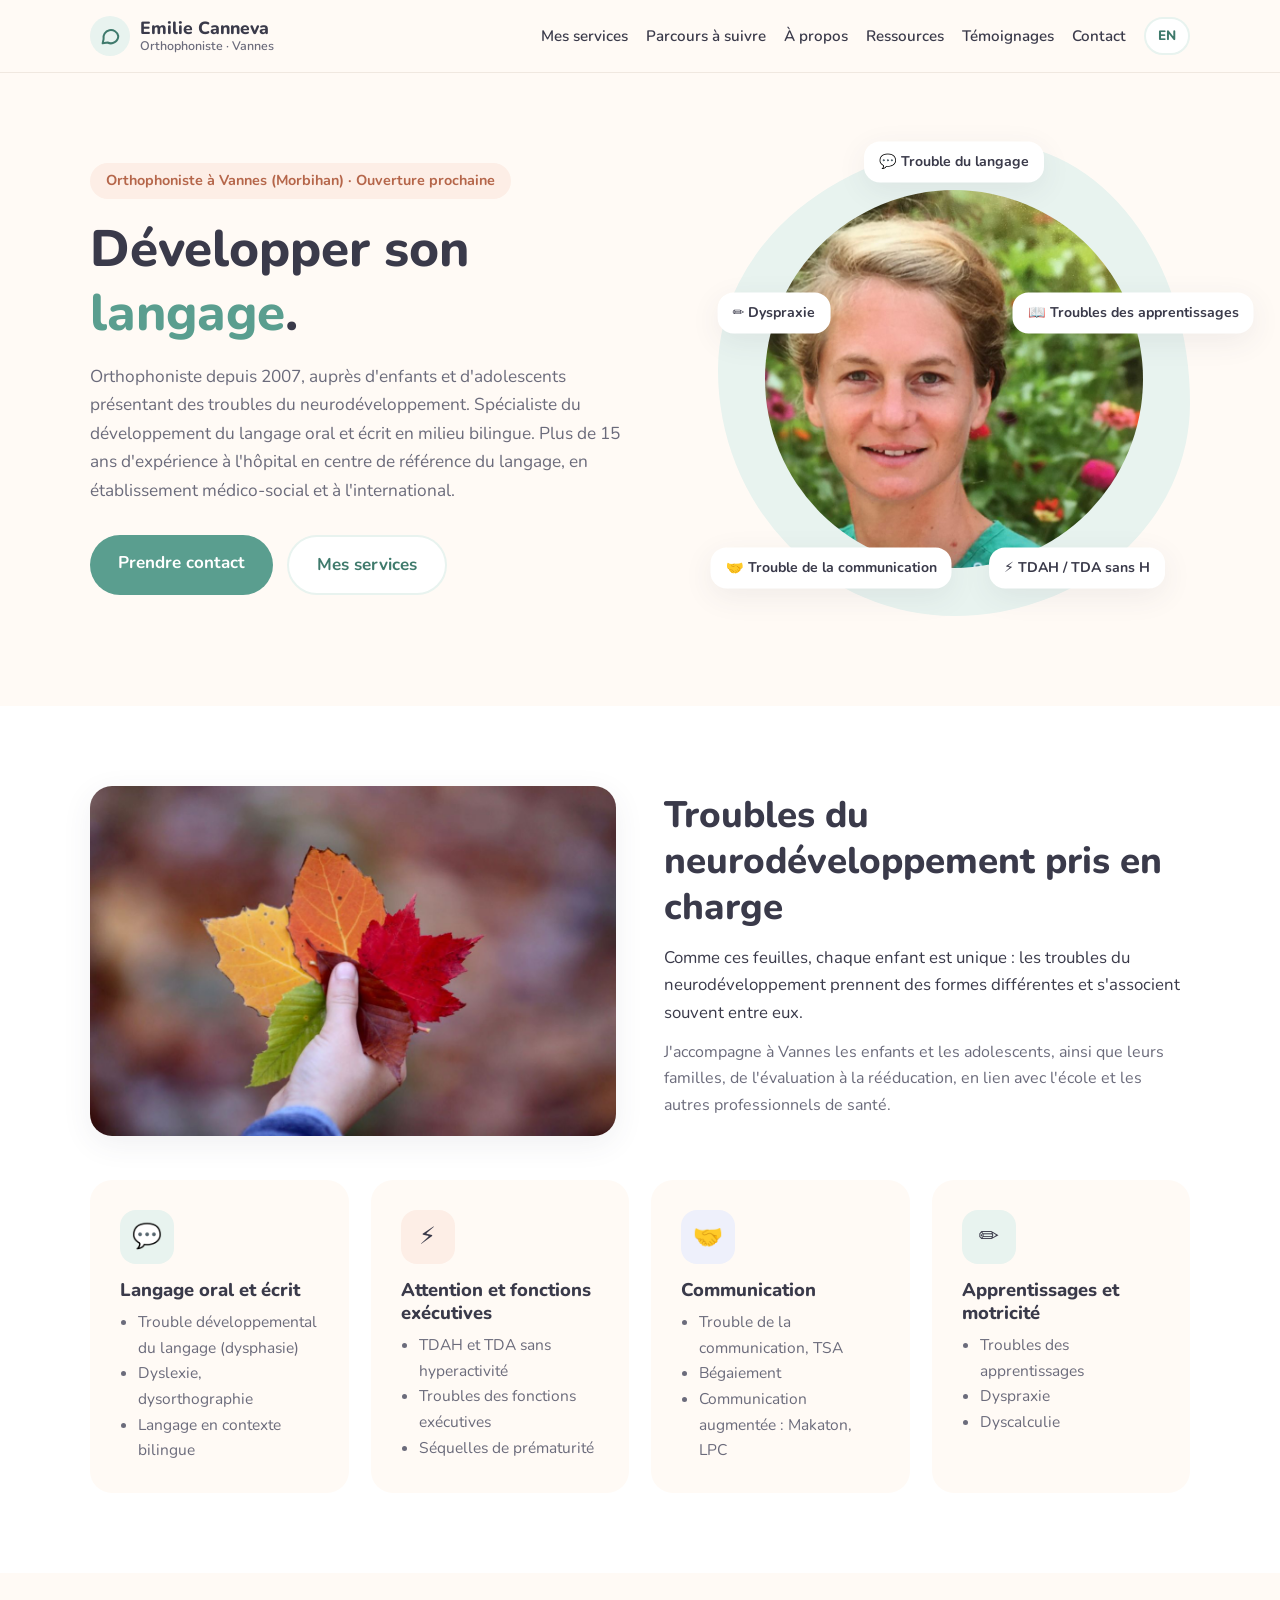
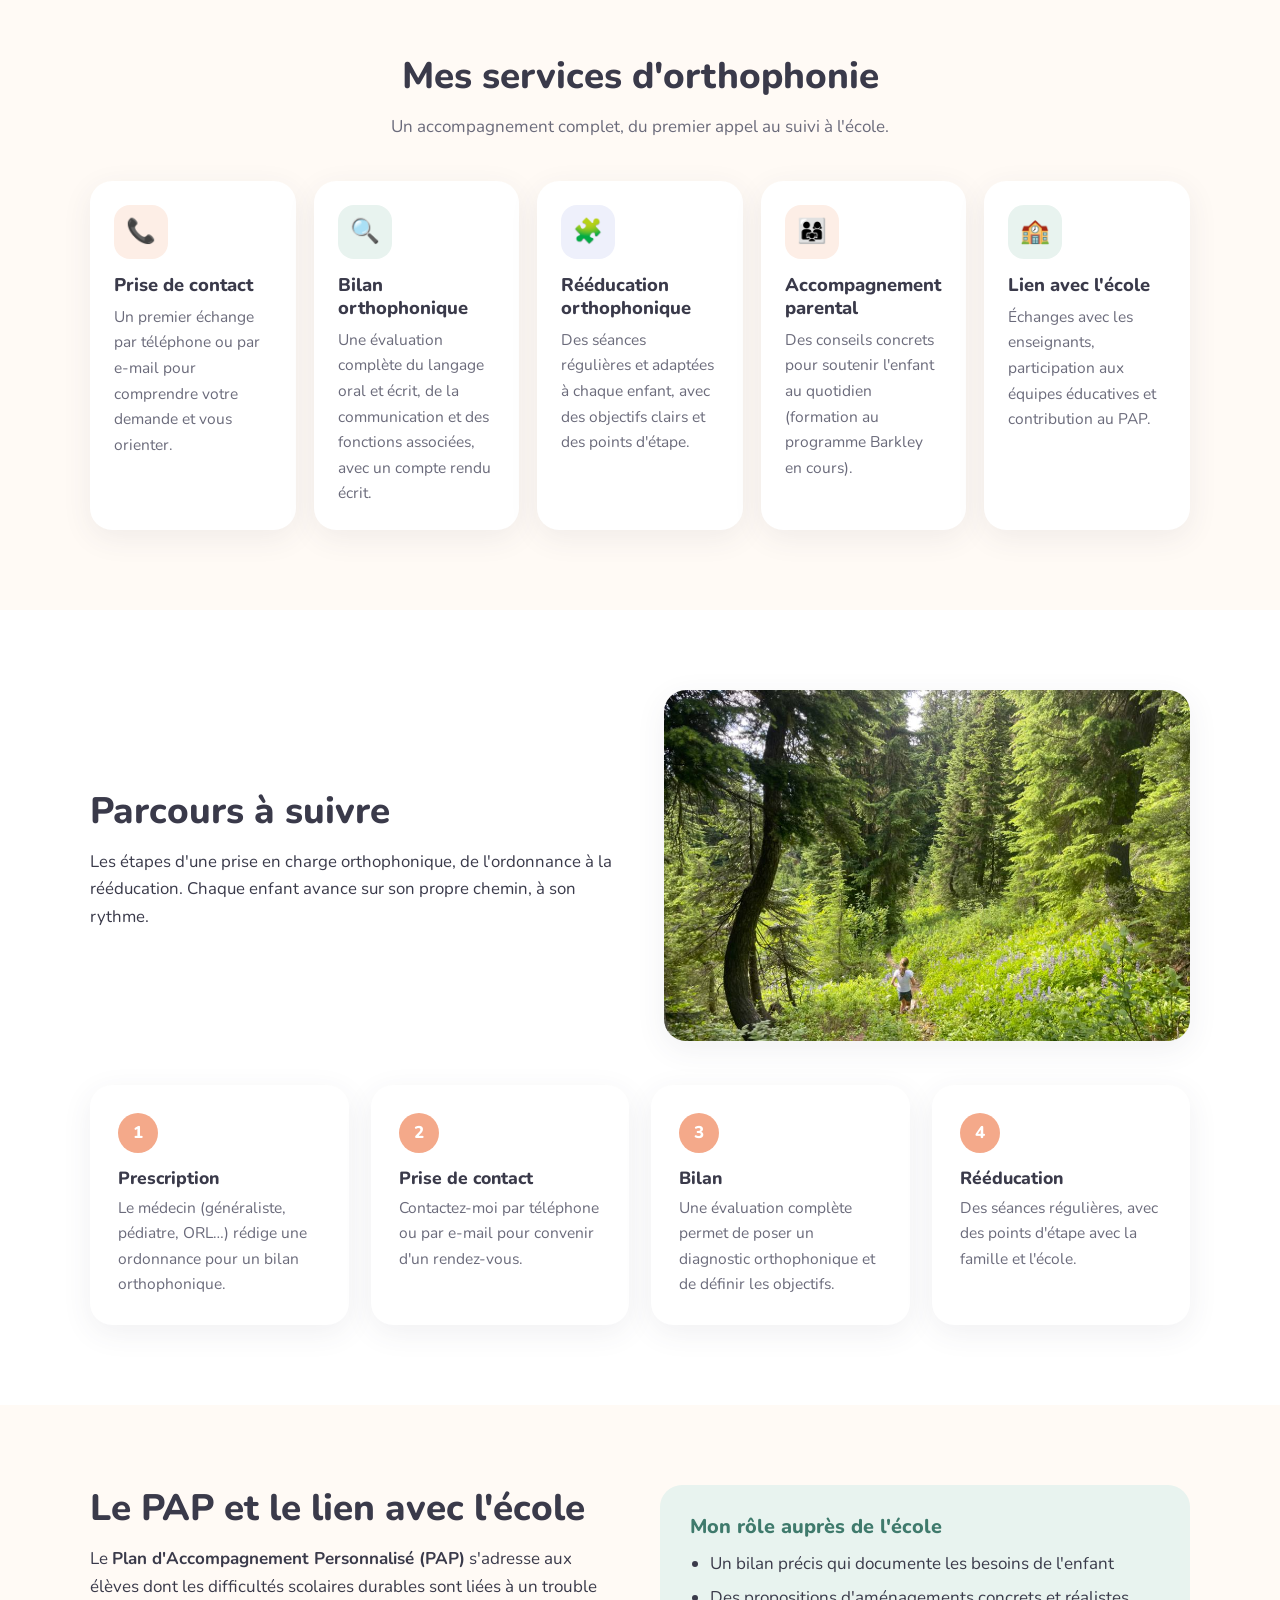
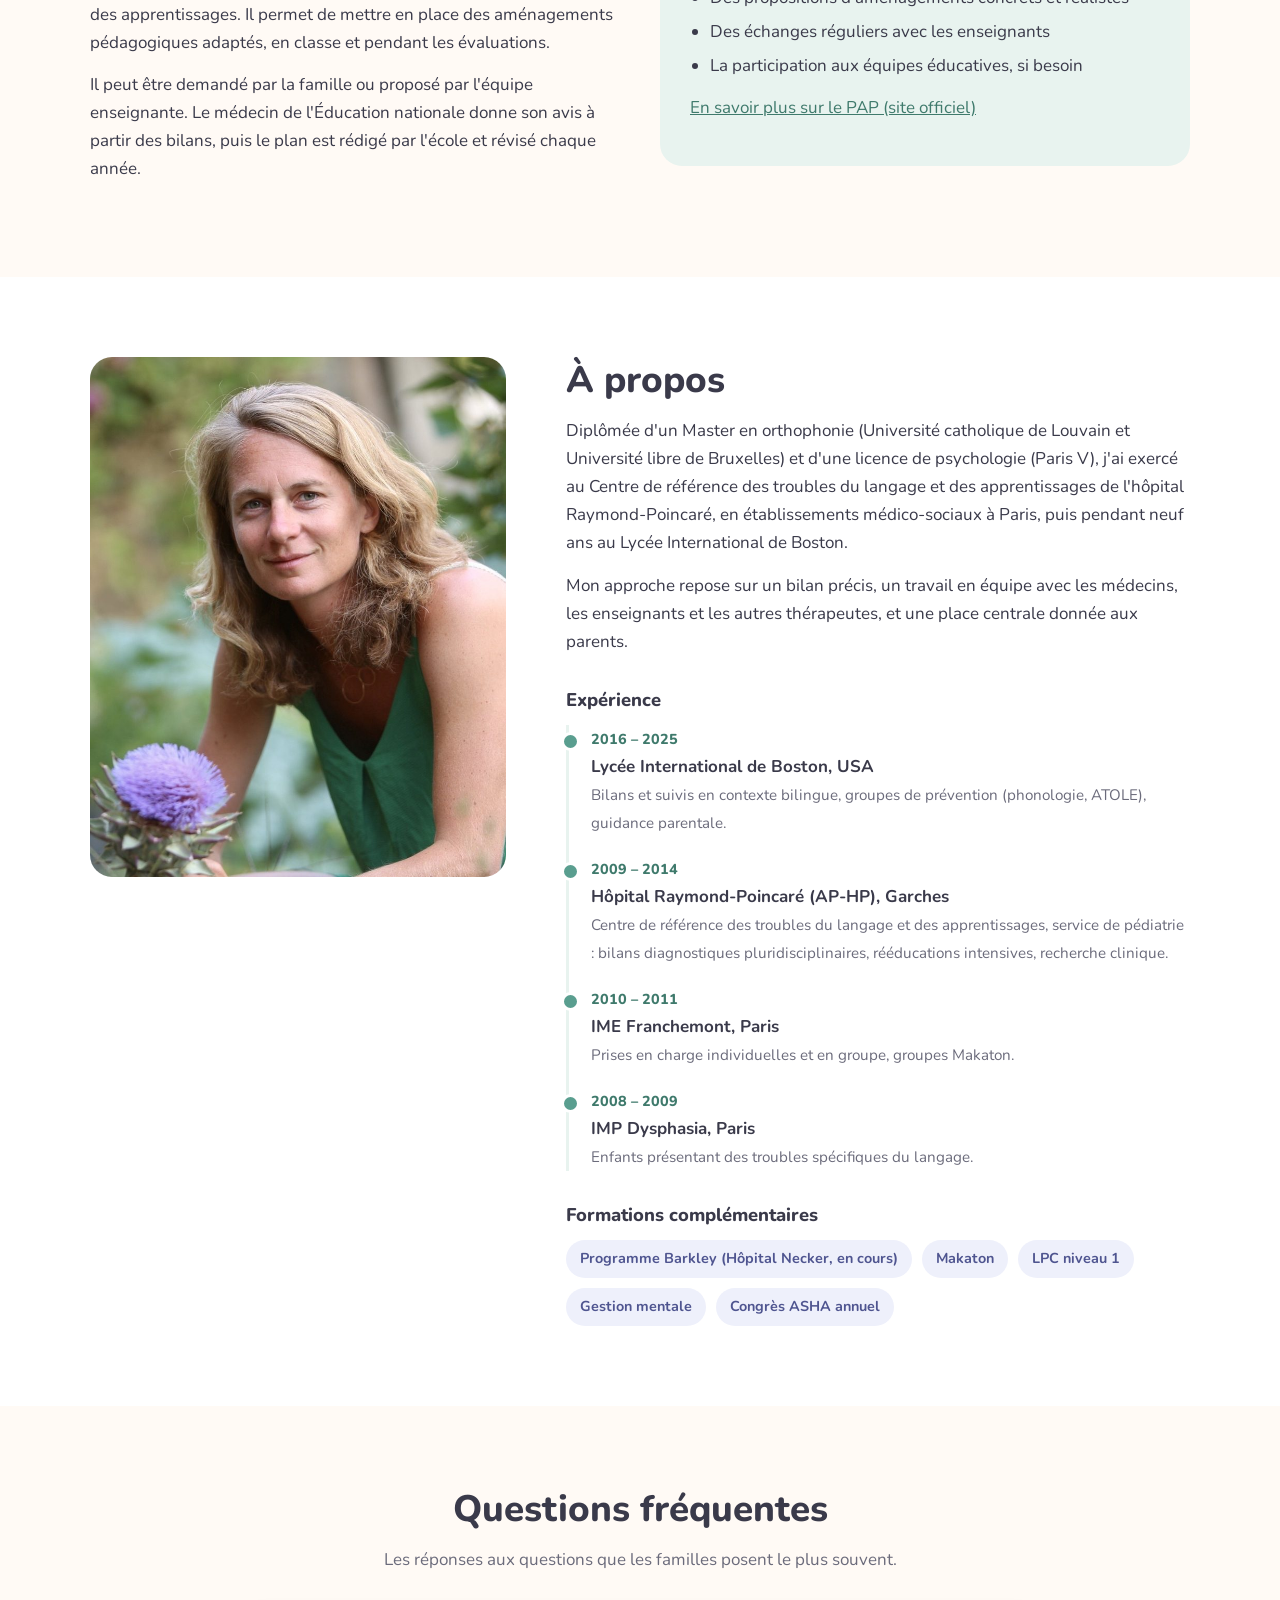
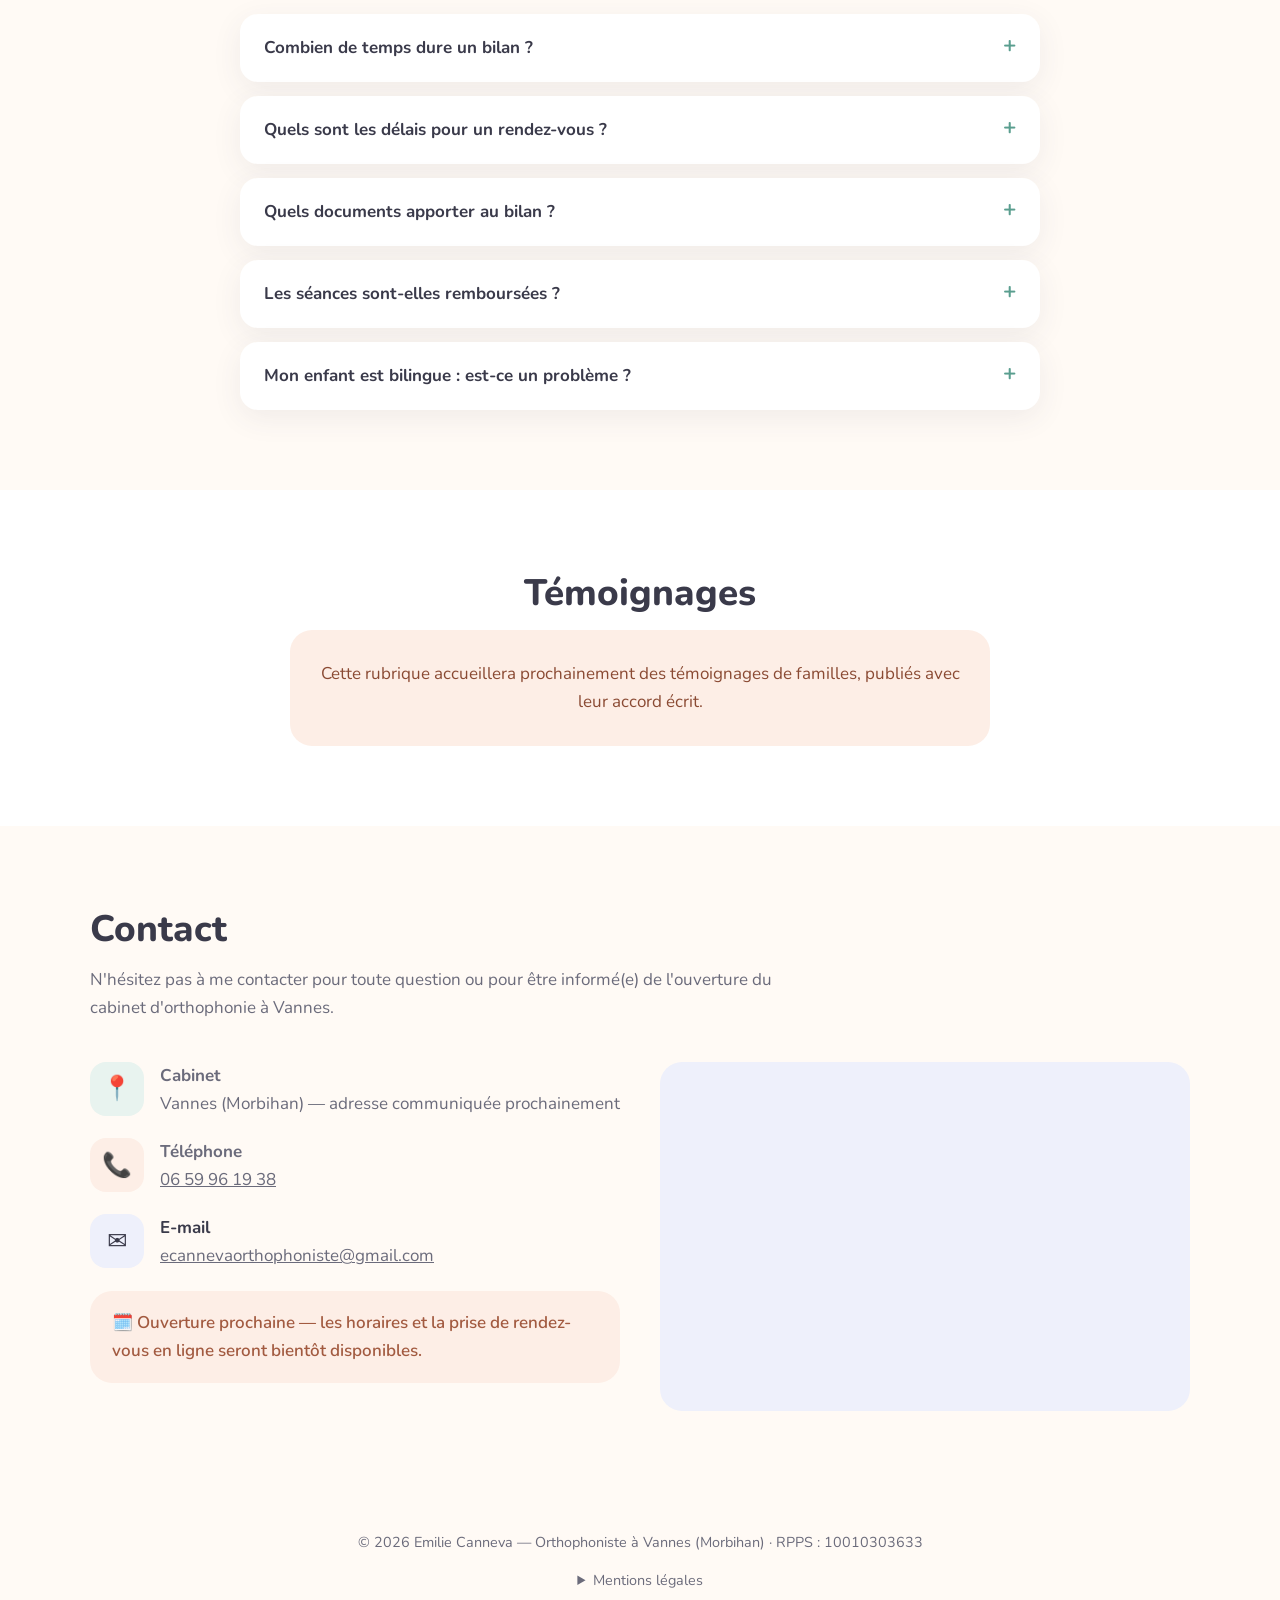
<file: index.html>
<!doctype html>
<html lang="fr" data-title-en="Speech-Language Therapist in Vannes (Morbihan) — Emilie Canneva">
<head>
  <meta charset="utf-8">
  <meta name="viewport" content="width=device-width, initial-scale=1">
  <title>Orthophoniste Vannes (Morbihan) — Emilie Canneva | Troubles du neurodéveloppement</title>
  <meta name="description" content="Emilie Canneva, orthophoniste à Vannes (Morbihan) depuis 2007. Enfants et adolescents présentant des troubles du neurodéveloppement : trouble du langage, troubles des apprentissages, TDAH, dyspraxie. Spécialiste du développement du langage oral et écrit en milieu bilingue.">
  <link rel="preconnect" href="https://fonts.googleapis.com">
  <link rel="preconnect" href="https://fonts.gstatic.com" crossorigin>
  <link href="https://fonts.googleapis.com/css2?family=Nunito:wght@400;600;700;800&display=swap" rel="stylesheet">
  <link rel="stylesheet" href="style.css">
  <!-- Référencement local (Google) -->
  <script type="application/ld+json">
  {
    "@context": "https://schema.org",
    "@type": "MedicalBusiness",
    "name": "Emilie Canneva — Orthophoniste",
    "description": "Orthophoniste à Vannes (Morbihan) : troubles du neurodéveloppement de l'enfant et de l'adolescent, développement du langage oral et écrit en milieu bilingue.",
    "telephone": "+33659961938",
    "email": "ecannevaorthophoniste@gmail.com",
    "address": { "@type": "PostalAddress", "addressLocality": "Vannes", "postalCode": "56000", "addressRegion": "Morbihan", "addressCountry": "FR" },
    "areaServed": ["Vannes", "Morbihan"],
    "url": "https://emiliecanneva.github.io/orthophoniste-site/"
  }
  </script>
</head>
<body>

<!-- ================= EN-TÊTE ================= -->
<header>
  <div class="container nav">
    <a href="./#accueil" class="logo">
      <span class="logo-mark">
        <svg width="22" height="22" viewBox="0 0 24 24" fill="none" stroke="#3f7a6c" stroke-width="2.2" stroke-linecap="round" stroke-linejoin="round"><path d="M21 12a8 8 0 0 1-11.6 7.1L4 20l1-4.6A8 8 0 1 1 21 12z"/></svg>
      </span>
      <span>Emilie Canneva<small><span class="fr">Orthophoniste · Vannes</span><span class="en">Speech therapist · Vannes</span></small></span>
    </a>
    <div class="nav-right">
      <ul id="menu" onclick="this.classList.remove('open')">
        <li><a href="./#services"><span class="fr">Mes services</span><span class="en">My services</span></a></li>
        <li><a href="./#parcours"><span class="fr">Parcours à suivre</span><span class="en">Next steps</span></a></li>
        <li><a href="./#a-propos"><span class="fr">À propos</span><span class="en">About</span></a></li>
        <li><a href="ressources.html"><span class="fr">Ressources</span><span class="en">Resources</span></a></li>
        <li><a href="./#temoignages"><span class="fr">Témoignages</span><span class="en">Testimonials</span></a></li>
        <li><a href="./#contact">Contact</a></li>
      </ul>
      <button class="lang-btn" id="lang-btn" onclick="toggleLang()" aria-label="Changer de langue / Switch language">EN</button>
      <button class="menu-btn" aria-label="Menu" onclick="document.getElementById('menu').classList.toggle('open')">
        <svg width="26" height="26" viewBox="0 0 24 24" fill="none" stroke="currentColor" stroke-width="2" stroke-linecap="round"><path d="M4 7h16M4 12h16M4 17h16"/></svg>
      </button>
    </div>
  </div>
</header>

<main>
<!-- ================= ACCUEIL ================= -->
<section class="hero" id="accueil">
  <div class="container hero-grid">
    <div>
      <span class="tag"><span class="fr">Orthophoniste à Vannes (Morbihan) · Ouverture prochaine</span><span class="en">Speech-language therapist in Vannes (Morbihan) · Opening soon</span></span>
      <h1 class="fr">Développer son <em>langage</em>.</h1>
      <h1 class="en">Developing <em>language</em> skills.</h1>
      <p class="fr">Orthophoniste depuis 2007, auprès d'enfants et d'adolescents présentant des troubles du neurodéveloppement. Spécialiste du développement du langage oral et écrit en milieu bilingue. Plus de 15 ans d'expérience à l'hôpital en centre de référence du langage, en établissement médico-social et à l'international.</p>
      <p class="en">Speech-language therapist since 2007, working with children and teenagers with neurodevelopmental disorders. Specialist in oral and written language development in bilingual settings. Over 15 years of experience in a hospital language reference centre, in specialised-care settings and abroad. Sessions are conducted in French.</p>
      <div class="hero-actions">
        <a class="btn btn-primary" href="./#contact"><span class="fr">Prendre contact</span><span class="en">Get in touch</span></a>
        <a class="btn btn-ghost" href="./#services"><span class="fr">Mes services</span><span class="en">My services</span></a>
      </div>
    </div>
    <div class="hero-visual">
      <div class="blob"></div>
      <!-- Pour changer la photo : remplacez photo.jpg dans le dépôt (format carré) -->
      <div class="photo"><img src="photo.jpg" alt="Emilie Canneva, orthophoniste à Vannes"></div>
      <div class="bubble b1">💬 <span class="fr">Trouble du langage</span><span class="en">Language disorder</span></div>
      <div class="bubble b2">📖 <span class="fr">Troubles des apprentissages</span><span class="en">Learning disorders</span></div>
      <div class="bubble b3">⚡ <span class="fr">TDAH / TDA sans H</span><span class="en">ADHD / ADD</span></div>
      <div class="bubble b4">🤝 <span class="fr">Trouble de la communication</span><span class="en">Communication disorder</span></div>
      <div class="bubble b5">✏️ <span class="fr">Dyspraxie</span><span class="en">Dyspraxia</span></div>
    </div>
  </div>
</section>

<!-- ================= TROUBLES PRIS EN CHARGE ================= -->
<section id="prises-en-charge" class="alt-bg">
  <div class="container">
    <div class="intro-split">
      <img src="feuilles.jpg" alt="Feuilles d'automne de différentes couleurs tenues dans une main d'enfant" loading="lazy">
      <div>
        <h2><span class="fr">Troubles du neurodéveloppement pris en charge</span><span class="en">Neurodevelopmental disorders I work with</span></h2>
        <p class="fr">Comme ces feuilles, chaque enfant est unique : les troubles du neurodéveloppement prennent des formes différentes et s'associent souvent entre eux.</p>
        <p class="en">Like these leaves, every child is unique: neurodevelopmental disorders take different forms and often occur together.</p>
        <p class="muted fr">J'accompagne à Vannes les enfants et les adolescents, ainsi que leurs familles, de l'évaluation à la rééducation, en lien avec l'école et les autres professionnels de santé.</p>
        <p class="muted en">In Vannes, I support children, teenagers and their families from assessment to therapy, in close collaboration with schools and other healthcare professionals.</p>
      </div>
    </div>
    <div class="cards">
      <article class="card">
        <div class="icon i1">💬</div>
        <h3><span class="fr">Langage oral et écrit</span><span class="en">Oral &amp; written language</span></h3>
        <ul class="fr">
          <li>Trouble développemental du langage (dysphasie)</li>
          <li>Dyslexie, dysorthographie</li>
          <li>Langage en contexte bilingue</li>
        </ul>
        <ul class="en">
          <li>Developmental language disorder</li>
          <li>Dyslexia, spelling disorders</li>
          <li>Language development in bilingual children</li>
        </ul>
      </article>
      <article class="card">
        <div class="icon i2">⚡</div>
        <h3><span class="fr">Attention et fonctions exécutives</span><span class="en">Attention &amp; executive functions</span></h3>
        <ul class="fr">
          <li>TDAH et TDA sans hyperactivité</li>
          <li>Troubles des fonctions exécutives</li>
          <li>Séquelles de prématurité</li>
        </ul>
        <ul class="en">
          <li>ADHD and ADD (without hyperactivity)</li>
          <li>Executive function difficulties</li>
          <li>Effects of premature birth</li>
        </ul>
      </article>
      <article class="card">
        <div class="icon i3">🤝</div>
        <h3><span class="fr">Communication</span><span class="en">Communication</span></h3>
        <ul class="fr">
          <li>Trouble de la communication, TSA</li>
          <li>Bégaiement</li>
          <li>Communication augmentée : Makaton, LPC</li>
        </ul>
        <ul class="en">
          <li>Communication disorders, autism</li>
          <li>Stuttering</li>
          <li>Augmentative communication: Makaton, Cued Speech</li>
        </ul>
      </article>
      <article class="card">
        <div class="icon i1">✏️</div>
        <h3><span class="fr">Apprentissages et motricité</span><span class="en">Learning &amp; motor skills</span></h3>
        <ul class="fr">
          <li>Troubles des apprentissages</li>
          <li>Dyspraxie</li>
          <li>Dyscalculie</li>
        </ul>
        <ul class="en">
          <li>Learning disorders</li>
          <li>Dyspraxia</li>
          <li>Dyscalculia</li>
        </ul>
      </article>
    </div>
  </div>
</section>

<!-- ================= MES SERVICES ================= -->
<section id="services">
  <div class="container">
    <div class="center">
      <h2><span class="fr">Mes services d'orthophonie</span><span class="en">My speech therapy services</span></h2>
      <p class="lead"><span class="fr">Un accompagnement complet, du premier appel au suivi à l'école.</span><span class="en">Comprehensive support, from the first call to follow-up at school.</span></p>
    </div>
    <div class="cards five">
      <article class="card">
        <div class="icon i2">📞</div>
        <h3><span class="fr">Prise de contact</span><span class="en">First contact</span></h3>
        <p class="fr">Un premier échange par téléphone ou par e-mail pour comprendre votre demande et vous orienter.</p>
        <p class="en">A first conversation by phone or e-mail to understand your concerns and guide you.</p>
      </article>
      <article class="card">
        <div class="icon i1">🔍</div>
        <h3><span class="fr">Bilan orthophonique</span><span class="en">Speech-language assessment</span></h3>
        <p class="fr">Une évaluation complète du langage oral et écrit, de la communication et des fonctions associées, avec un compte rendu écrit.</p>
        <p class="en">A full assessment of oral and written language, communication and related skills, with a written report.</p>
      </article>
      <article class="card">
        <div class="icon i3">🧩</div>
        <h3><span class="fr">Rééducation orthophonique</span><span class="en">Speech therapy</span></h3>
        <p class="fr">Des séances régulières et adaptées à chaque enfant, avec des objectifs clairs et des points d'étape.</p>
        <p class="en">Regular sessions tailored to each child, with clear goals and progress reviews.</p>
      </article>
      <article class="card">
        <div class="icon i2">👨‍👩‍👧</div>
        <h3><span class="fr">Accompagnement parental</span><span class="en">Parent support</span></h3>
        <p class="fr">Des conseils concrets pour soutenir l'enfant au quotidien (formation au programme Barkley en cours).</p>
        <p class="en">Practical advice to support your child day to day (Barkley programme training in progress).</p>
      </article>
      <article class="card">
        <div class="icon i1">🏫</div>
        <h3><span class="fr">Lien avec l'école</span><span class="en">Working with schools</span></h3>
        <p class="fr">Échanges avec les enseignants, participation aux équipes éducatives et contribution au PAP.</p>
        <p class="en">Contact with teachers, school meetings and input into the PAP (personalised support plan).</p>
      </article>
    </div>
  </div>
</section>

<!-- ================= PARCOURS À SUIVRE ================= -->
<section id="parcours" class="alt-bg">
  <div class="container">
    <div class="intro-split">
      <div>
        <h2><span class="fr">Parcours à suivre</span><span class="en">Next steps</span></h2>
        <p class="fr">Les étapes d'une prise en charge orthophonique, de l'ordonnance à la rééducation. Chaque enfant avance sur son propre chemin, à son rythme.</p>
        <p class="en">The steps of speech therapy in France, from prescription to therapy. Every child follows their own path, at their own pace.</p>
      </div>
      <img src="chemin.jpg" alt="Un enfant marche sur un sentier en forêt" loading="lazy">
    </div>
    <div class="steps">
      <div class="step"><h3><span class="fr">Prescription</span><span class="en">Prescription</span></h3><p class="fr">Le médecin (généraliste, pédiatre, ORL…) rédige une ordonnance pour un bilan orthophonique.</p><p class="en">A doctor (GP, paediatrician, ENT…) writes a prescription for a speech-language assessment.</p></div>
      <div class="step"><h3><span class="fr">Prise de contact</span><span class="en">First contact</span></h3><p class="fr">Contactez-moi par téléphone ou par e-mail pour convenir d'un rendez-vous.</p><p class="en">Get in touch by phone or e-mail to book an appointment.</p></div>
      <div class="step"><h3><span class="fr">Bilan</span><span class="en">Assessment</span></h3><p class="fr">Une évaluation complète permet de poser un diagnostic orthophonique et de définir les objectifs.</p><p class="en">A full assessment leads to a diagnosis and clear therapy goals.</p></div>
      <div class="step"><h3><span class="fr">Rééducation</span><span class="en">Therapy</span></h3><p class="fr">Des séances régulières, avec des points d'étape avec la famille et l'école.</p><p class="en">Regular sessions, with progress reviews with the family and school.</p></div>
    </div>
  </div>
</section>

<!-- ================= PAP ET ÉCOLE ================= -->
<section id="ecole">
  <div class="container split">
    <div>
      <h2><span class="fr">Le PAP et le lien avec l'école</span><span class="en">The PAP and working with schools</span></h2>
      <p class="fr">Le <strong>Plan d'Accompagnement Personnalisé (PAP)</strong> s'adresse aux élèves dont les difficultés scolaires durables sont liées à un trouble des apprentissages. Il permet de mettre en place des aménagements pédagogiques adaptés, en classe et pendant les évaluations.</p>
      <p class="en">The <strong>Plan d'Accompagnement Personnalisé (PAP)</strong> is a French school support plan for pupils whose lasting difficulties are linked to a learning disorder. It sets out teaching adjustments in class and during tests.</p>
      <p class="fr">Il peut être demandé par la famille ou proposé par l'équipe enseignante. Le médecin de l'Éducation nationale donne son avis à partir des bilans, puis le plan est rédigé par l'école et révisé chaque année.</p>
      <p class="en">It can be requested by the family or suggested by teachers. The school doctor gives an opinion based on the assessments; the school then writes the plan and reviews it every year.</p>
    </div>
    <div class="panel">
      <h3><span class="fr">Mon rôle auprès de l'école</span><span class="en">How I help</span></h3>
      <ul class="fr">
        <li>Un bilan précis qui documente les besoins de l'enfant</li>
        <li>Des propositions d'aménagements concrets et réalistes</li>
        <li>Des échanges réguliers avec les enseignants</li>
        <li>La participation aux équipes éducatives, si besoin</li>
      </ul>
      <ul class="en">
        <li>A detailed assessment documenting the child's needs</li>
        <li>Concrete, realistic suggestions for adjustments</li>
        <li>Regular contact with teachers</li>
        <li>Attending school meetings when needed</li>
      </ul>
      <p style="margin-top:14px"><a href="https://www.monparcourshandicap.gouv.fr/scolarite/quest-ce-que-le-pap-plan-daccompagnement-personnalise" target="_blank" rel="noopener"><span class="fr">En savoir plus sur le PAP (site officiel)</span><span class="en">More about the PAP (official site, in French)</span></a></p>
    </div>
  </div>
</section>

<!-- ================= À PROPOS ================= -->
<section class="alt-bg" id="a-propos">
  <div class="container about-grid">
    <!-- Pour changer le portrait : remplacez portrait.jpg dans le dépôt (format 4:5) -->
    <div class="about-photo"><img src="portrait.jpg" alt="Portrait d'Emilie Canneva, orthophoniste"></div>
    <div>
      <h2><span class="fr">À propos</span><span class="en">About me</span></h2>
      <p class="fr">Diplômée d'un Master en orthophonie (Université catholique de Louvain et Université libre de Bruxelles) et d'une licence de psychologie (Paris V), j'ai exercé au Centre de référence des troubles du langage et des apprentissages de l'hôpital Raymond-Poincaré, en établissements médico-sociaux à Paris, puis pendant neuf ans au Lycée International de Boston.</p>
      <p class="en">I hold a Master's degree in speech-language therapy (UCLouvain and Université libre de Bruxelles) and a degree in psychology (Paris V). I worked at the language and learning disorders reference centre of Raymond-Poincaré hospital, in specialised-care centres in Paris, and then for nine years at the International School of Boston.</p>
      <p class="fr">Mon approche repose sur un bilan précis, un travail en équipe avec les médecins, les enseignants et les autres thérapeutes, et une place centrale donnée aux parents.</p>
      <p class="en">My approach is built on a thorough assessment, close teamwork with doctors, teachers and other therapists, and a central role for parents.</p>

      <h3><span class="fr">Expérience</span><span class="en">Experience</span></h3>
      <ul class="timeline">
        <li><span class="yr">2016 – 2025</span><strong>Lycée International de Boston, USA</strong><span class="d fr">Bilans et suivis en contexte bilingue, groupes de prévention (phonologie, ATOLE), guidance parentale.</span><span class="d en">Assessments and therapy in a bilingual setting, prevention groups (phonology, attention), parent support.</span></li>
        <li><span class="yr">2009 – 2014</span><strong><span class="fr">Hôpital Raymond-Poincaré (AP-HP), Garches</span><span class="en">Raymond-Poincaré Hospital (AP-HP), Garches</span></strong><span class="d fr">Centre de référence des troubles du langage et des apprentissages, service de pédiatrie : bilans diagnostiques pluridisciplinaires, rééducations intensives, recherche clinique.</span><span class="d en">Language and learning disorders reference centre, paediatrics: multidisciplinary diagnostic assessments, intensive therapy, clinical research.</span></li>
        <li><span class="yr">2010 – 2011</span><strong>IME Franchemont, Paris</strong><span class="d fr">Prises en charge individuelles et en groupe, groupes Makaton.</span><span class="d en">Individual and group therapy, Makaton groups.</span></li>
        <li><span class="yr">2008 – 2009</span><strong>IMP Dysphasia, Paris</strong><span class="d fr">Enfants présentant des troubles spécifiques du langage.</span><span class="d en">Children with specific language impairment.</span></li>
      </ul>

      <h3><span class="fr">Formations complémentaires</span><span class="en">Further training</span></h3>
      <div class="chips">
        <span class="chip"><span class="fr">Programme Barkley (Hôpital Necker, en cours)</span><span class="en">Barkley programme (Necker Hospital, in progress)</span></span>
        <span class="chip">Makaton</span>
        <span class="chip"><span class="fr">LPC niveau 1</span><span class="en">Cued Speech level 1</span></span>
        <span class="chip"><span class="fr">Gestion mentale</span><span class="en">Gestion mentale</span></span>
        <span class="chip"><span class="fr">Congrès ASHA annuel</span><span class="en">Annual ASHA Convention</span></span>
      </div>
    </div>
  </div>
</section>

<!-- ================= QUESTIONS FRÉQUENTES ================= -->
<section id="faq">
  <div class="container">
    <div class="center">
      <h2><span class="fr">Questions fréquentes</span><span class="en">Frequently asked questions</span></h2>
      <p class="lead"><span class="fr">Les réponses aux questions que les familles posent le plus souvent.</span><span class="en">Answers to the questions families ask most often.</span></p>
    </div>
    <div class="faq">
      <details>
        <summary><span class="fr">Combien de temps dure un bilan ?</span><span class="en">How long does an assessment take?</span></summary>
        <div class="answer fr">Un bilan dure en général entre 1 h et 1 h 30. Selon l'âge de l'enfant et sa fatigabilité, il peut se faire en deux séances. Un compte rendu écrit est ensuite remis à la famille et adressé au médecin prescripteur.</div>
        <div class="answer en">An assessment usually takes 1 to 1.5 hours. Depending on the child's age and stamina, it may be split into two sessions. A written report is then given to the family and sent to the prescribing doctor.</div>
      </details>
      <details>
        <summary><span class="fr">Quels sont les délais pour un rendez-vous ?</span><span class="en">How long is the wait for an appointment?</span></summary>
        <div class="answer fr">Les délais varient selon les périodes. Le cabinet ouvre prochainement : contactez-moi dès maintenant pour connaître les premières disponibilités.</div>
        <div class="answer en">Waiting times vary. The practice opens soon: contact me now to find out about the first available slots.</div>
      </details>
      <details>
        <summary><span class="fr">Quels documents apporter au bilan ?</span><span class="en">What should I bring to the assessment?</span></summary>
        <div class="answer fr"><ul>
          <li>L'ordonnance du médecin</li>
          <li>La carte Vitale et l'attestation de mutuelle</li>
          <li>Le carnet de santé</li>
          <li>Les comptes rendus de bilans antérieurs (orthophonie, psychomotricité, neuropsychologie, ORL, ophtalmologie…)</li>
          <li>Les derniers bulletins et quelques cahiers scolaires</li>
          <li>Le PAP ou le PPS, s'il en existe un</li>
        </ul></div>
        <div class="answer en"><ul>
          <li>The doctor's prescription</li>
          <li>The Carte Vitale and top-up insurance (mutuelle) certificate</li>
          <li>The child's health record (carnet de santé)</li>
          <li>Any previous assessment reports (speech therapy, psychomotor, neuropsychology, ENT, eye tests…)</li>
          <li>Recent school reports and a few exercise books</li>
          <li>The PAP or PPS, if there is one</li>
        </ul></div>
      </details>
      <details>
        <summary><span class="fr">Les séances sont-elles remboursées ?</span><span class="en">Are sessions reimbursed?</span></summary>
        <div class="answer fr">Oui : sur prescription médicale, les séances sont prises en charge à 60 % par l'Assurance Maladie ; le complément est généralement remboursé par la mutuelle.</div>
        <div class="answer en">Yes: with a doctor's prescription, sessions are 60% covered by French national health insurance (Assurance Maladie); the rest is usually covered by top-up insurance (mutuelle).</div>
      </details>
      <details>
        <summary><span class="fr">Mon enfant est bilingue : est-ce un problème ?</span><span class="en">My child is bilingual: is that a problem?</span></summary>
        <div class="answer fr">Non, le bilinguisme n'est pas une cause de trouble du langage. Les séances se déroulent en français, et mon expérience du milieu bilingue me permet de tenir compte de l'histoire linguistique de l'enfant dans le bilan et la rééducation.</div>
        <div class="answer en">No, bilingualism does not cause language disorders. Sessions are conducted in French, and my experience of bilingual settings allows me to take the child's language history into account in the assessment and therapy.</div>
      </details>
    </div>
  </div>
</section>

<!-- ================= TÉMOIGNAGES ================= -->
<section id="temoignages" class="alt-bg">
  <div class="container">
    <div class="center">
      <h2><span class="fr">Témoignages</span><span class="en">Testimonials</span></h2>
    </div>
    <p class="testi-empty"><span class="fr">Cette rubrique accueillera prochainement des témoignages de familles, publiés avec leur accord écrit.</span><span class="en">Testimonials from families will be published here soon, with their written consent.</span></p>
    <!-- Modèle de témoignage (à dupliquer, uniquement avec l'accord écrit de la famille) :
    <div class="cards" style="margin-top:30px">
      <article class="testimonial">
        <blockquote>« Texte du témoignage. »</blockquote>
        <cite>— Prénom, parent de …</cite>
      </article>
    </div>
    -->
  </div>
</section>

<!-- ================= CONTACT ================= -->
<section id="contact">
  <div class="container">
    <h2>Contact</h2>
    <p class="lead"><span class="fr">N'hésitez pas à me contacter pour toute question ou pour être informé(e) de l'ouverture du cabinet d'orthophonie à Vannes.</span><span class="en">Feel free to get in touch with any question, or to be notified when the practice opens in Vannes.</span></p>
    <div class="contact-grid">
      <div class="info">
        <div class="info-item">
          <div class="icon i1">📍</div>
          <div><strong><span class="fr">Cabinet</span><span class="en">Practice</span></strong><span class="fr">Vannes (Morbihan) — adresse communiquée prochainement</span><span class="en">Vannes (Morbihan, Brittany) — address coming soon</span></div>
        </div>
        <div class="info-item">
          <div class="icon i2">📞</div>
          <div><strong><span class="fr">Téléphone</span><span class="en">Phone</span></strong><a href="tel:+33659961938">06 59 96 19 38</a></div>
        </div>
        <div class="info-item">
          <div class="icon i3">✉️</div>
          <div><strong>E-mail</strong><a href="mailto:ecannevaorthophoniste@gmail.com">ecannevaorthophoniste@gmail.com</a></div>
        </div>
        <p class="soon"><span class="fr">🗓️ Ouverture prochaine — les horaires et la prise de rendez-vous en ligne seront bientôt disponibles.</span><span class="en">🗓️ Opening soon — opening hours and online booking will be available shortly.</span></p>
      </div>
      <!-- Carte : remplacez le src par celui de l'adresse du cabinet (Google Maps > Partager > Intégrer une carte) -->
      <div class="map">
        <iframe src="https://www.openstreetmap.org/export/embed.html?bbox=-2.80%2C47.63%2C-2.72%2C47.68&amp;layer=mapnik" loading="lazy" title="Vannes"></iframe>
      </div>
    </div>
  </div>
</section>
</main>

<!-- ================= PIED DE PAGE ================= -->
<footer>
  <div class="container">
    <p>© <span id="year"></span> Emilie Canneva — <span class="fr">Orthophoniste à Vannes (Morbihan)</span><span class="en">Speech-language therapist in Vannes (Morbihan)</span> · RPPS : 10010303633</p>
    <details>
      <summary><span class="fr">Mentions légales</span><span class="en">Legal notice</span></summary>
      <div>
        <p><strong><span class="fr">Éditrice</span><span class="en">Publisher</span> :</strong> Emilie Canneva, orthophoniste, Vannes (56), 06 59 96 19 38, ecannevaorthophoniste@gmail.com. N° RPPS : 10010303633.</p>
        <p><strong><span class="fr">Hébergeur</span><span class="en">Host</span> :</strong> GitHub Inc., 88 Colin P. Kelly Jr. Street, San Francisco, CA 94107, <span class="fr">États-Unis</span><span class="en">USA</span>.</p>
        <p><strong><span class="fr">Données personnelles</span><span class="en">Personal data</span> :</strong> <span class="fr">ce site ne collecte aucune donnée personnelle et n'utilise aucun cookie de suivi.</span><span class="en">this website collects no personal data and uses no tracking cookies.</span></p>
      </div>
    </details>
  </div>
</footer>

<script src="script.js"></script>
</body>
</html>
</file>
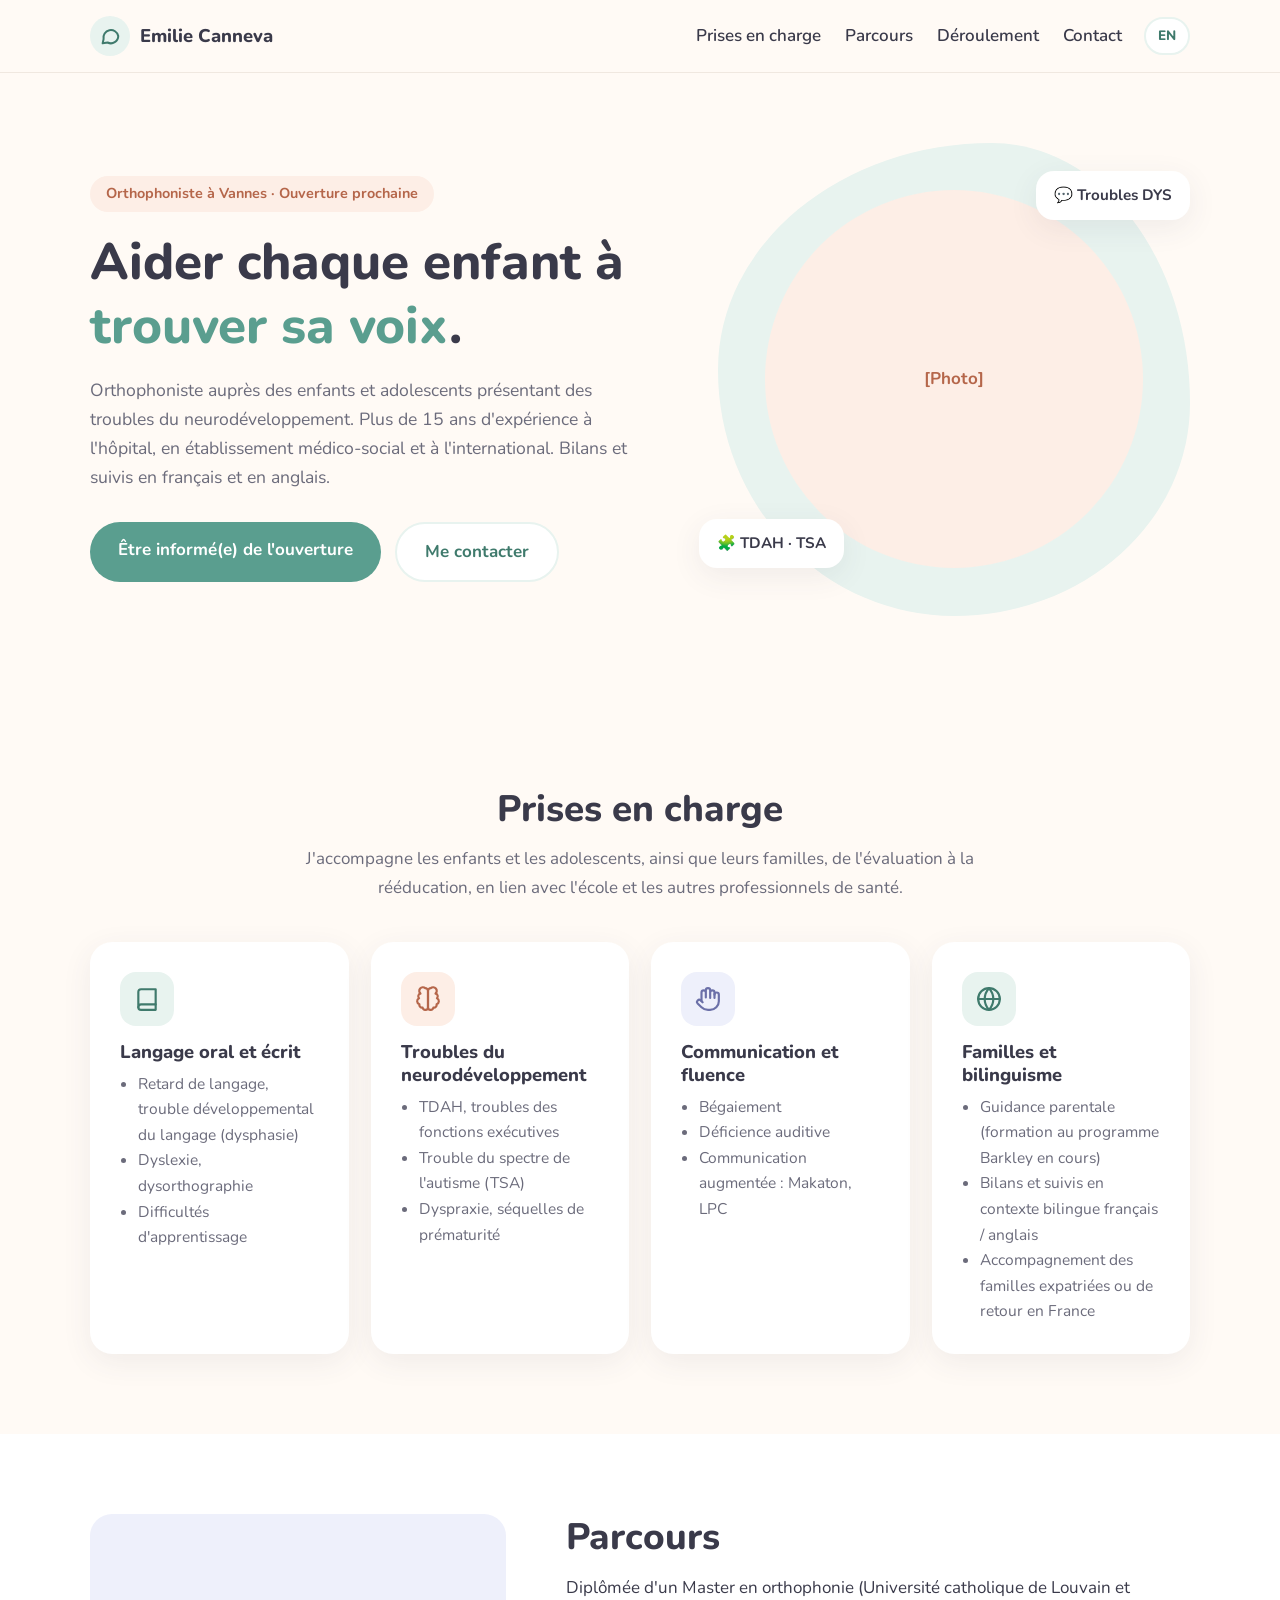
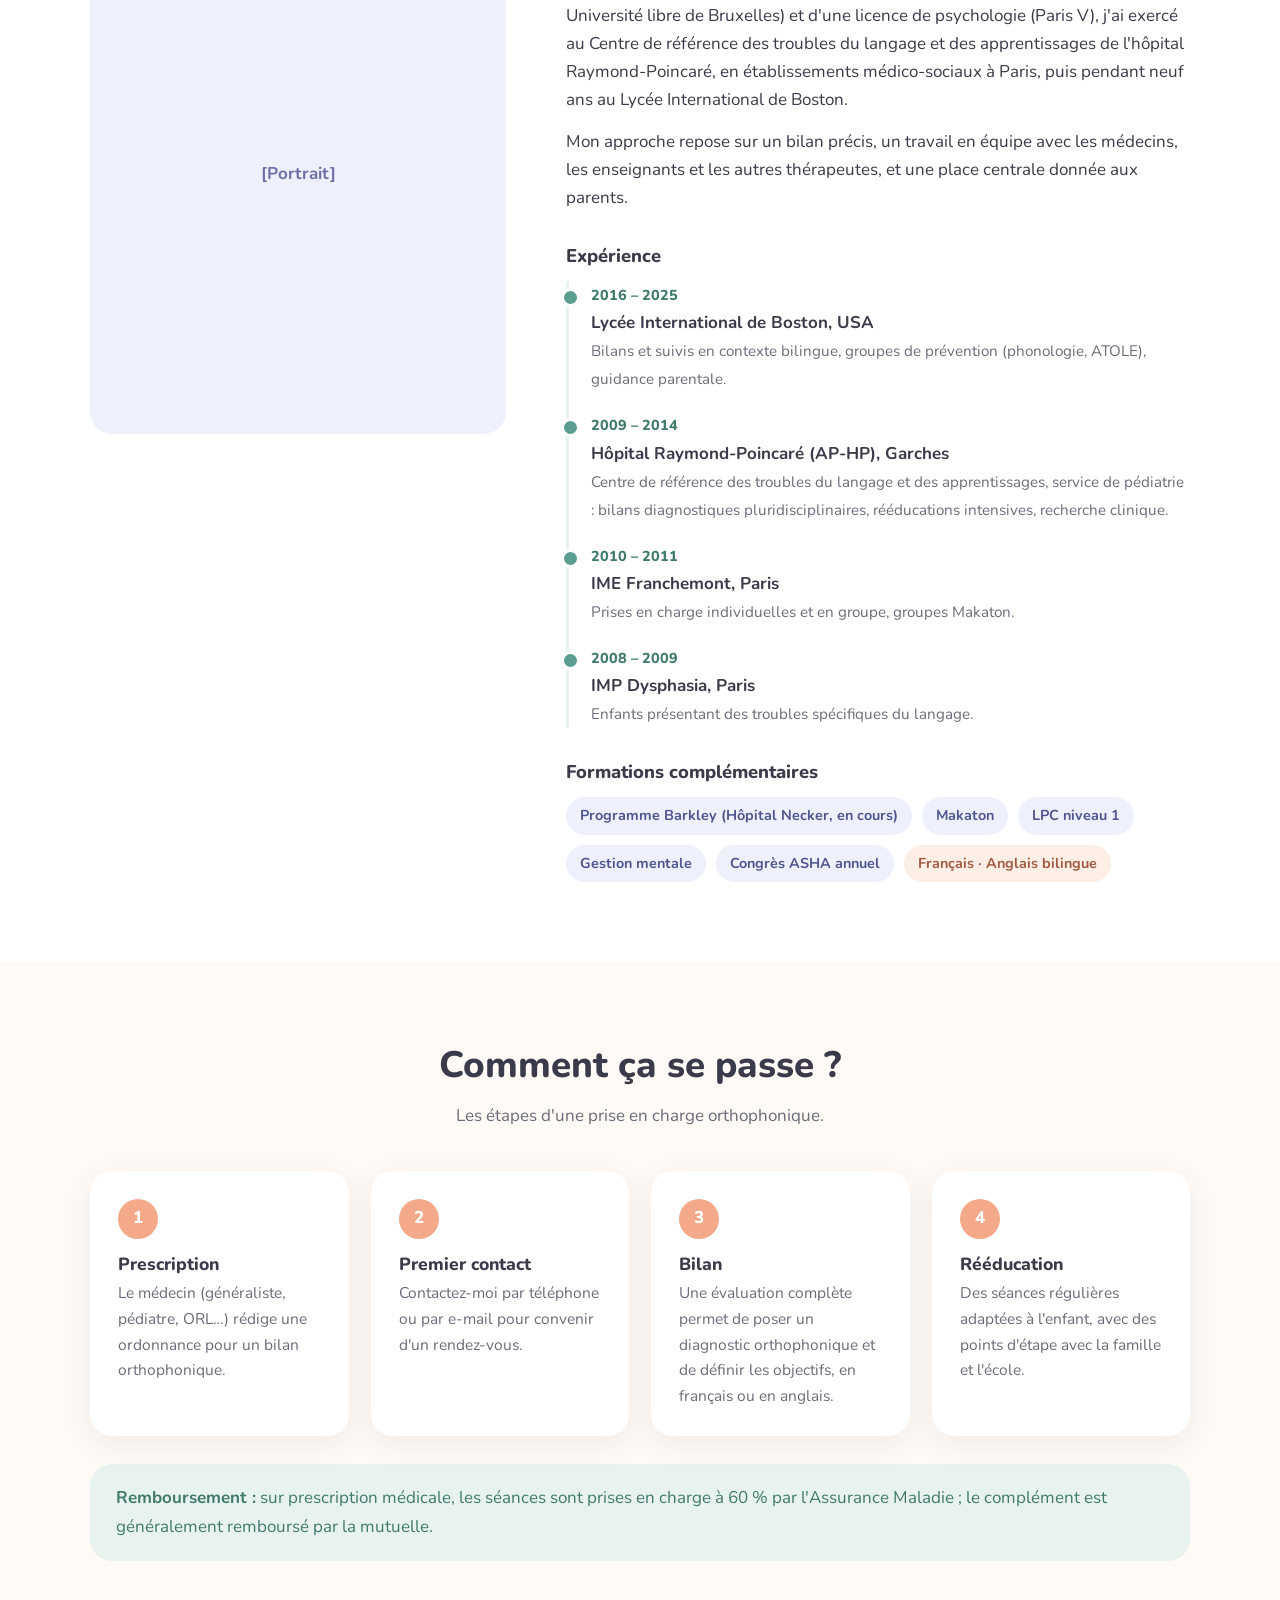
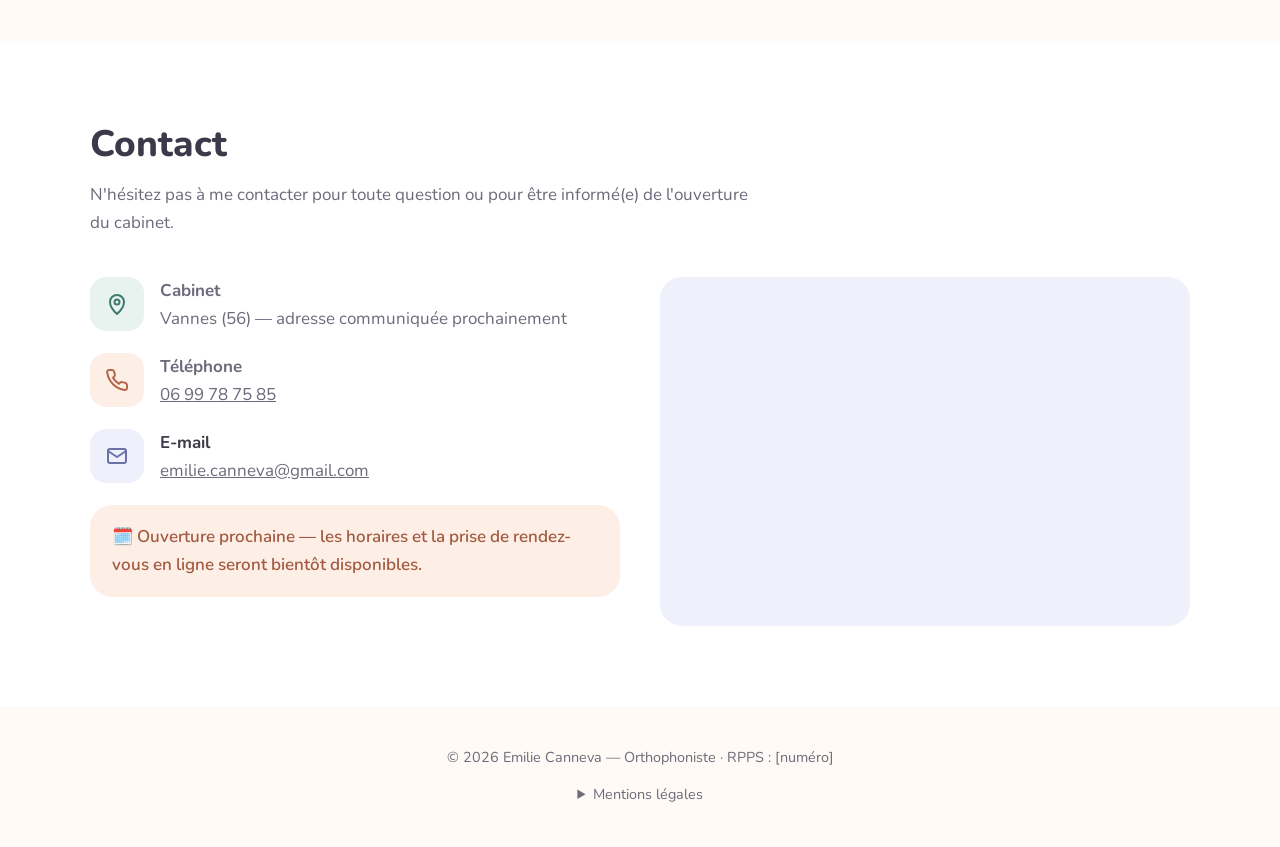
<file: index_1.html>
<!doctype html>
<html lang="fr">
<head>
  <meta charset="utf-8">
  <meta name="viewport" content="width=device-width, initial-scale=1">
  <title>Emilie Canneva — Orthophoniste à Vannes</title>
  <meta name="description" content="Emilie Canneva, orthophoniste à Vannes. Troubles du neurodéveloppement de l'enfant et de l'adolescent : troubles DYS, TDAH, TSA. Bilans et suivis en français et en anglais.">
  <link rel="preconnect" href="https://fonts.googleapis.com">
  <link rel="preconnect" href="https://fonts.gstatic.com" crossorigin>
  <link href="https://fonts.googleapis.com/css2?family=Nunito:wght@400;600;700;800&display=swap" rel="stylesheet">
  <style>
    /* ===== Couleurs : modifiez ici pour changer tout le site ===== */
    :root {
      --bg: #fffaf5;
      --surface: #ffffff;
      --text: #3a3a4a;
      --muted: #6b6b7b;
      --primary: #5a9e8f;      /* vert sauge */
      --primary-dark: #3f7a6c;
      --accent: #f4a98a;       /* pêche */
      --soft-1: #e8f3ef;       /* vert très clair */
      --soft-2: #fdeee6;       /* pêche très clair */
      --soft-3: #eef0fb;       /* lavande très clair */
      --radius: 22px;
      --shadow: 0 8px 30px rgba(60, 60, 90, .08);
    }
    /* ===== Bilingue : chaque texte existe en .fr et en .en ===== */
    html[lang="fr"] .en, html[lang="en"] .fr { display: none !important; }

    * { box-sizing: border-box; margin: 0; padding: 0; }
    html { scroll-behavior: smooth; }
    body { font-family: "Nunito", system-ui, sans-serif; background: var(--bg); color: var(--text); line-height: 1.65; font-size: 17px; }
    img { max-width: 100%; display: block; }
    a { color: var(--primary-dark); }
    .container { width: min(1100px, 100% - 32px); margin-inline: auto; }
    section { padding: 80px 0; }
    h1, h2, h3 { line-height: 1.25; font-weight: 800; }
    h2 { font-size: clamp(1.7rem, 3.5vw, 2.3rem); margin-bottom: 14px; }
    .lead { color: var(--muted); max-width: 680px; margin-bottom: 40px; }
    .center { text-align: center; } .center .lead { margin-inline: auto; }
    .btn { display: inline-block; padding: 14px 28px; border-radius: 999px; font-weight: 700; text-decoration: none; transition: transform .15s, background .15s; }
    .btn:hover { transform: translateY(-2px); }
    .btn-primary { background: var(--primary); color: #fff; }
    .btn-primary:hover { background: var(--primary-dark); }
    .btn-ghost { background: var(--surface); color: var(--primary-dark); border: 2px solid var(--soft-1); }

    /* ===== En-tête ===== */
    header { position: sticky; top: 0; z-index: 10; background: rgba(255, 250, 245, .92); backdrop-filter: blur(8px); border-bottom: 1px solid #f0e8e0; }
    .nav { display: flex; align-items: center; justify-content: space-between; gap: 12px; height: 72px; }
    .logo { display: flex; align-items: center; gap: 10px; font-weight: 800; font-size: 1.15rem; color: var(--text); text-decoration: none; }
    .logo-mark { width: 40px; height: 40px; border-radius: 50%; background: var(--soft-1); display: grid; place-items: center; flex-shrink: 0; }
    .nav-right { display: flex; align-items: center; gap: 22px; }
    .nav ul { display: flex; gap: 24px; list-style: none; }
    .nav ul a { text-decoration: none; color: var(--text); font-weight: 600; }
    .nav ul a:hover { color: var(--primary); }
    .lang-btn { border: 2px solid var(--soft-1); background: var(--surface); color: var(--primary-dark); font: inherit; font-weight: 800; font-size: .85rem; padding: 6px 12px; border-radius: 999px; cursor: pointer; }
    .lang-btn:hover { background: var(--soft-1); }
    .menu-btn { display: none; background: none; border: 0; cursor: pointer; padding: 8px; color: var(--text); }

    /* ===== Accueil ===== */
    .hero { padding: 70px 0 90px; }
    .hero-grid { display: grid; grid-template-columns: 1.1fr .9fr; gap: 50px; align-items: center; }
    .tag { display: inline-block; background: var(--soft-2); color: #b5664a; padding: 6px 16px; border-radius: 999px; font-weight: 700; font-size: .9rem; margin-bottom: 18px; }
    .hero h1 { font-size: clamp(2.1rem, 5vw, 3.2rem); margin-bottom: 18px; }
    .hero h1 em { font-style: normal; color: var(--primary); }
    .hero p { color: var(--muted); font-size: 1.1rem; margin-bottom: 30px; max-width: 540px; }
    .hero-actions { display: flex; gap: 14px; flex-wrap: wrap; }
    .hero-visual { position: relative; aspect-ratio: 1; }
    .blob { position: absolute; inset: 0; background: var(--soft-1); border-radius: 58% 42% 50% 50% / 48% 55% 45% 52%; }
    .photo { position: absolute; inset: 10%; border-radius: 50%; background: var(--soft-2); display: grid; place-items: center; color: #b5664a; font-weight: 700; text-align: center; overflow: hidden; }
    .photo img { width: 100%; height: 100%; object-fit: cover; }
    .bubble { position: absolute; background: var(--surface); padding: 12px 18px; border-radius: 18px; box-shadow: var(--shadow); font-weight: 700; font-size: .95rem; }
    .bubble.b1 { top: 6%; right: 0; } .bubble.b2 { bottom: 10%; left: -4%; }

    /* ===== Cartes ===== */
    .cards { display: grid; grid-template-columns: repeat(auto-fit, minmax(240px, 1fr)); gap: 22px; }
    .card { background: var(--surface); border-radius: var(--radius); padding: 30px; box-shadow: var(--shadow); }
    .card h3 { font-size: 1.15rem; margin: 14px 0 8px; }
    .card p, .card li { color: var(--muted); font-size: .97rem; }
    .card ul { padding-left: 18px; }
    .icon { width: 54px; height: 54px; border-radius: 16px; display: grid; place-items: center; flex-shrink: 0; }
    .i1 { background: var(--soft-1); } .i2 { background: var(--soft-2); } .i3 { background: var(--soft-3); }

    /* ===== Parcours ===== */
    .about { background: var(--surface); }
    .about-grid { display: grid; grid-template-columns: .8fr 1.2fr; gap: 60px; align-items: start; }
    .about-photo { aspect-ratio: 4/5; border-radius: var(--radius); background: var(--soft-3); display: grid; place-items: center; color: #6b70a8; font-weight: 700; position: sticky; top: 100px; overflow: hidden; }
    .about-photo img { width: 100%; height: 100%; object-fit: cover; }
    .about p { margin-bottom: 14px; }
    .about h3 { font-size: 1.15rem; margin: 32px 0 14px; }
    .timeline { list-style: none; border-left: 3px solid var(--soft-1); padding-left: 22px; }
    .timeline li { position: relative; margin-bottom: 18px; }
    .timeline li::before { content: ""; position: absolute; left: -30px; top: 7px; width: 13px; height: 13px; border-radius: 50%; background: var(--primary); border: 3px solid var(--surface); }
    .timeline .yr { font-weight: 800; color: var(--primary-dark); font-size: .9rem; }
    .timeline strong { display: block; }
    .timeline span.d { color: var(--muted); font-size: .95rem; }
    .chips { display: flex; flex-wrap: wrap; gap: 10px; }
    .chip { background: var(--soft-3); color: #4f5590; padding: 7px 14px; border-radius: 999px; font-weight: 700; font-size: .9rem; }
    .chip.alt { background: var(--soft-2); color: #a25a40; }

    /* ===== Étapes ===== */
    .steps { display: grid; grid-template-columns: repeat(auto-fit, minmax(220px, 1fr)); gap: 22px; counter-reset: step; }
    .step { background: var(--surface); border-radius: var(--radius); padding: 28px; box-shadow: var(--shadow); }
    .step::before { counter-increment: step; content: counter(step); width: 40px; height: 40px; border-radius: 50%; background: var(--accent); color: #fff; font-weight: 800; display: grid; place-items: center; margin-bottom: 14px; }
    .step h3 { font-size: 1.1rem; margin-bottom: 6px; }
    .step p { color: var(--muted); font-size: .97rem; }
    .note { margin-top: 28px; background: var(--soft-1); border-radius: var(--radius); padding: 20px 26px; color: var(--primary-dark); }

    /* ===== Contact ===== */
    .contact { background: var(--surface); }
    .contact-grid { display: grid; grid-template-columns: 1fr 1fr; gap: 40px; }
    .info { display: grid; gap: 20px; align-content: start; }
    .info-item { display: flex; gap: 16px; align-items: flex-start; }
    .info-item strong { display: block; }
    .info-item span, .info-item a { color: var(--muted); }
    .soon { background: var(--soft-2); color: #a25a40; border-radius: var(--radius); padding: 18px 22px; font-weight: 600; }
    .map { border-radius: var(--radius); overflow: hidden; min-height: 340px; background: var(--soft-3); }
    .map iframe { width: 100%; height: 100%; min-height: 340px; border: 0; }

    footer { padding: 40px 0; text-align: center; color: var(--muted); font-size: .9rem; }
    footer a { color: var(--muted); }
    details { margin-top: 14px; text-align: left; max-width: 700px; margin-inline: auto; }
    summary { cursor: pointer; text-align: center; }
    details div { margin-top: 12px; }

    /* ===== Mobile ===== */
    @media (max-width: 900px) {
      .hero-grid, .about-grid, .contact-grid { grid-template-columns: 1fr; }
      .hero-visual { max-width: 380px; margin-inline: auto; width: 100%; }
      .about-photo { max-width: 320px; position: static; }
      section { padding: 60px 0; }
      .menu-btn { display: block; }
      .nav-right { gap: 6px; }
      .nav ul { display: none; position: absolute; top: 72px; left: 0; right: 0; flex-direction: column; gap: 0; background: var(--bg); border-bottom: 1px solid #f0e8e0; }
      .nav ul.open { display: flex; }
      .nav ul a { display: block; padding: 14px 16px; }
    }
  </style>
</head>
<body>

<!-- ================= EN-TÊTE ================= -->
<header>
  <div class="container nav">
    <a href="#accueil" class="logo">
      <span class="logo-mark">
        <svg width="22" height="22" viewBox="0 0 24 24" fill="none" stroke="#3f7a6c" stroke-width="2.2" stroke-linecap="round" stroke-linejoin="round"><path d="M21 12a8 8 0 0 1-11.6 7.1L4 20l1-4.6A8 8 0 1 1 21 12z"/></svg>
      </span>
      Emilie Canneva
    </a>
    <div class="nav-right">
      <ul id="menu" onclick="this.classList.remove('open')">
        <li><a href="#prises-en-charge"><span class="fr">Prises en charge</span><span class="en">Services</span></a></li>
        <li><a href="#parcours"><span class="fr">Parcours</span><span class="en">Background</span></a></li>
        <li><a href="#deroulement"><span class="fr">Déroulement</span><span class="en">How it works</span></a></li>
        <li><a href="#contact">Contact</a></li>
      </ul>
      <button class="lang-btn" id="lang-btn" onclick="toggleLang()" aria-label="Changer de langue / Switch language">EN</button>
      <button class="menu-btn" aria-label="Menu" onclick="document.getElementById('menu').classList.toggle('open')">
        <svg width="26" height="26" viewBox="0 0 24 24" fill="none" stroke="currentColor" stroke-width="2" stroke-linecap="round"><path d="M4 7h16M4 12h16M4 17h16"/></svg>
      </button>
    </div>
  </div>
</header>

<main>
<!-- ================= ACCUEIL ================= -->
<section class="hero" id="accueil">
  <div class="container hero-grid">
    <div>
      <span class="tag"><span class="fr">Orthophoniste à Vannes · Ouverture prochaine</span><span class="en">Speech-language therapist in Vannes · Opening soon</span></span>
      <h1 class="fr">Aider chaque enfant à <em>trouver sa voix</em>.</h1>
      <h1 class="en">Helping every child <em>find their voice</em>.</h1>
      <p class="fr">Orthophoniste auprès des enfants et adolescents présentant des troubles du neurodéveloppement. Plus de 15 ans d'expérience à l'hôpital, en établissement médico-social et à l'international. Bilans et suivis en français et en anglais.</p>
      <p class="en">Speech-language therapist for children and teenagers with neurodevelopmental disorders. Over 15 years of experience in hospital, specialised-care and international school settings. Assessments and therapy in French and English.</p>
      <div class="hero-actions">
        <a class="btn btn-primary" href="mailto:emilie.canneva@gmail.com?subject=Ouverture%20du%20cabinet"><span class="fr">Être informé(e) de l'ouverture</span><span class="en">Get notified when I open</span></a>
        <a class="btn btn-ghost" href="#contact"><span class="fr">Me contacter</span><span class="en">Contact me</span></a>
      </div>
    </div>
    <div class="hero-visual">
      <div class="blob"></div>
      <!-- Pour ajouter une photo : déposez photo.jpg dans le dépôt et remplacez le texte ci-dessous par <img src="photo.jpg" alt="Emilie Canneva, orthophoniste"> -->
      <div class="photo"><span class="fr">[Photo]</span><span class="en">[Photo]</span></div>
      <div class="bubble b1">💬 <span class="fr">Troubles DYS</span><span class="en">Dyslexia &amp; DLD</span></div>
      <div class="bubble b2">🧩 TDAH · TSA<span class="en"> (ADHD · ASD)</span></div>
    </div>
  </div>
</section>

<!-- ================= PRISES EN CHARGE ================= -->
<section id="prises-en-charge">
  <div class="container">
    <div class="center">
      <h2><span class="fr">Prises en charge</span><span class="en">Services</span></h2>
      <p class="lead fr">J'accompagne les enfants et les adolescents, ainsi que leurs familles, de l'évaluation à la rééducation, en lien avec l'école et les autres professionnels de santé.</p>
      <p class="lead en">I work with children, teenagers and their families, from assessment to therapy, in close collaboration with schools and other healthcare professionals.</p>
    </div>
    <div class="cards">
      <article class="card">
        <div class="icon i1"><svg width="26" height="26" viewBox="0 0 24 24" fill="none" stroke="#3f7a6c" stroke-width="2" stroke-linecap="round" stroke-linejoin="round"><path d="M4 19.5A2.5 2.5 0 0 1 6.5 17H20V3H6.5A2.5 2.5 0 0 0 4 5.5v14z"/><path d="M4 19.5A2.5 2.5 0 0 0 6.5 22H20v-5"/></svg></div>
        <h3><span class="fr">Langage oral et écrit</span><span class="en">Spoken &amp; written language</span></h3>
        <ul class="fr">
          <li>Retard de langage, trouble développemental du langage (dysphasie)</li>
          <li>Dyslexie, dysorthographie</li>
          <li>Difficultés d'apprentissage</li>
        </ul>
        <ul class="en">
          <li>Language delay, developmental language disorder</li>
          <li>Dyslexia, spelling disorders</li>
          <li>Learning difficulties</li>
        </ul>
      </article>
      <article class="card">
        <div class="icon i2"><svg width="26" height="26" viewBox="0 0 24 24" fill="none" stroke="#b5664a" stroke-width="2" stroke-linecap="round" stroke-linejoin="round"><path d="M9.5 2A2.5 2.5 0 0 1 12 4.5v15a2.5 2.5 0 0 1-4.96.44 2.5 2.5 0 0 1-2.96-3.08 3 3 0 0 1-.34-5.58 2.5 2.5 0 0 1 1.32-4.24A2.5 2.5 0 0 1 9.5 2z"/><path d="M14.5 2A2.5 2.5 0 0 0 12 4.5v15a2.5 2.5 0 0 0 4.96.44 2.5 2.5 0 0 0 2.960-3.08 3 3 0 0 0 .34-5.58 2.5 2.5 0 0 0-1.32-4.24A2.5 2.5 0 0 0 14.5 2z"/></svg></div>
        <h3><span class="fr">Troubles du neurodéveloppement</span><span class="en">Neurodevelopmental disorders</span></h3>
        <ul class="fr">
          <li>TDAH, troubles des fonctions exécutives</li>
          <li>Trouble du spectre de l'autisme (TSA)</li>
          <li>Dyspraxie, séquelles de prématurité</li>
        </ul>
        <ul class="en">
          <li>ADHD, executive function difficulties</li>
          <li>Autism spectrum disorder (ASD)</li>
          <li>Dyspraxia, effects of premature birth</li>
        </ul>
      </article>
      <article class="card">
        <div class="icon i3"><svg width="26" height="26" viewBox="0 0 24 24" fill="none" stroke="#6b70a8" stroke-width="2" stroke-linecap="round" stroke-linejoin="round"><path d="M18 11V6a2 2 0 0 0-4 0v5M14 10V4a2 2 0 0 0-4 0v6M10 10.5V6a2 2 0 0 0-4 0v8"/><path d="M18 8a2 2 0 1 1 4 0v6a8 8 0 0 1-8 8h-2c-2.8 0-4.5-.86-5.99-2.340l-3.6-3.6a2 2 0 0 1 2.83-2.82L7 15"/></svg></div>
        <h3><span class="fr">Communication et fluence</span><span class="en">Communication &amp; fluency</span></h3>
        <ul class="fr">
          <li>Bégaiement</li>
          <li>Déficience auditive</li>
          <li>Communication augmentée : Makaton, LPC</li>
        </ul>
        <ul class="en">
          <li>Stuttering</li>
          <li>Hearing impairment</li>
          <li>Augmentative communication: Makaton, Cued Speech</li>
        </ul>
      </article>
      <article class="card">
        <div class="icon i1"><svg width="26" height="26" viewBox="0 0 24 24" fill="none" stroke="#3f7a6c" stroke-width="2" stroke-linecap="round" stroke-linejoin="round"><circle cx="12" cy="12" r="10"/><path d="M2 12h20M12 2a15 15 0 0 1 4 10 15 15 0 0 1-4 10 15 15 0 0 1-4-10 15 15 0 0 1 4-10z"/></svg></div>
        <h3><span class="fr">Familles et bilinguisme</span><span class="en">Families &amp; bilingualism</span></h3>
        <ul class="fr">
          <li>Guidance parentale (formation au programme Barkley en cours)</li>
          <li>Bilans et suivis en contexte bilingue français / anglais</li>
          <li>Accompagnement des familles expatriées ou de retour en France</li>
        </ul>
        <ul class="en">
          <li>Parent coaching (Barkley programme training in progress)</li>
          <li>Bilingual French / English assessments and therapy</li>
          <li>Support for expatriate and returning families</li>
        </ul>
      </article>
    </div>
  </div>
</section>

<!-- ================= PARCOURS ================= -->
<section class="about" id="parcours">
  <div class="container about-grid">
    <!-- Pour ajouter un portrait : remplacez le texte ci-dessous par <img src="portrait.jpg" alt="Portrait d'Emilie Canneva"> -->
    <div class="about-photo">[Portrait]</div>
    <div>
      <h2><span class="fr">Parcours</span><span class="en">Background</span></h2>
      <p class="fr">Diplômée d'un Master en orthophonie (Université catholique de Louvain et Université libre de Bruxelles) et d'une licence de psychologie (Paris V), j'ai exercé au Centre de référence des troubles du langage et des apprentissages de l'hôpital Raymond-Poincaré, en établissements médico-sociaux à Paris, puis pendant neuf ans au Lycée International de Boston.</p>
      <p class="en">I hold a Master's degree in speech-language therapy (UCLouvain and Université libre de Bruxelles) and a degree in psychology (Paris V). I worked at the language and learning disorders reference centre of Raymond-Poincaré hospital, in specialised-care centres in Paris, and then for nine years at the International School of Boston.</p>
      <p class="fr">Mon approche repose sur un bilan précis, un travail en équipe avec les médecins, les enseignants et les autres thérapeutes, et une place centrale donnée aux parents.</p>
      <p class="en">My approach is built on a thorough assessment, close teamwork with doctors, teachers and other therapists, and a central role for parents.</p>

      <h3><span class="fr">Expérience</span><span class="en">Experience</span></h3>
      <ul class="timeline">
        <li><span class="yr">2016 – 2025</span><strong>Lycée International de Boston, USA</strong><span class="d fr">Bilans et suivis en contexte bilingue, groupes de prévention (phonologie, ATOLE), guidance parentale.</span><span class="d en">Bilingual assessments and therapy, prevention groups (phonology, attention), parent coaching.</span></li>
        <li><span class="yr">2009 – 2014</span><strong><span class="fr">Hôpital Raymond-Poincaré (AP-HP), Garches</span><span class="en">Raymond-Poincaré Hospital (AP-HP), Garches</span></strong><span class="d fr">Centre de référence des troubles du langage et des apprentissages, service de pédiatrie : bilans diagnostiques pluridisciplinaires, rééducations intensives, recherche clinique.</span><span class="d en">Language and learning disorders reference centre, paediatrics: multidisciplinary diagnostic assessments, intensive therapy, clinical research.</span></li>
        <li><span class="yr">2010 – 2011</span><strong>IME Franchemont, Paris</strong><span class="d fr">Prises en charge individuelles et en groupe, groupes Makaton.</span><span class="d en">Individual and group therapy, Makaton groups.</span></li>
        <li><span class="yr">2008 – 2009</span><strong>IMP Dysphasia, Paris</strong><span class="d fr">Enfants présentant des troubles spécifiques du langage.</span><span class="d en">Children with specific language impairment.</span></li>
      </ul>

      <h3><span class="fr">Formations complémentaires</span><span class="en">Further training</span></h3>
      <div class="chips">
        <span class="chip"><span class="fr">Programme Barkley (Hôpital Necker, en cours)</span><span class="en">Barkley programme (Necker Hospital, in progress)</span></span>
        <span class="chip">Makaton</span>
        <span class="chip"><span class="fr">LPC niveau 1</span><span class="en">Cued Speech level 1</span></span>
        <span class="chip"><span class="fr">Gestion mentale</span><span class="en">Mental management (Gestion mentale)</span></span>
        <span class="chip"><span class="fr">Congrès ASHA annuel</span><span class="en">Annual ASHA Convention</span></span>
        <span class="chip alt"><span class="fr">Français · Anglais bilingue</span><span class="en">French · Fluent English</span></span>
      </div>
    </div>
  </div>
</section>

<!-- ================= DÉROULEMENT ================= -->
<section id="deroulement">
  <div class="container">
    <div class="center">
      <h2><span class="fr">Comment ça se passe ?</span><span class="en">How does it work?</span></h2>
      <p class="lead"><span class="fr">Les étapes d'une prise en charge orthophonique.</span><span class="en">The steps of speech-language therapy in France.</span></p>
    </div>
    <div class="steps">
      <div class="step"><h3><span class="fr">Prescription</span><span class="en">Prescription</span></h3><p class="fr">Le médecin (généraliste, pédiatre, ORL…) rédige une ordonnance pour un bilan orthophonique.</p><p class="en">A doctor (GP, paediatrician, ENT…) writes a prescription for a speech-language assessment.</p></div>
      <div class="step"><h3><span class="fr">Premier contact</span><span class="en">First contact</span></h3><p class="fr">Contactez-moi par téléphone ou par e-mail pour convenir d'un rendez-vous.</p><p class="en">Get in touch by phone or e-mail to book an appointment.</p></div>
      <div class="step"><h3><span class="fr">Bilan</span><span class="en">Assessment</span></h3><p class="fr">Une évaluation complète permet de poser un diagnostic orthophonique et de définir les objectifs, en français ou en anglais.</p><p class="en">A full assessment, in French or English, leads to a diagnosis and clear therapy goals.</p></div>
      <div class="step"><h3><span class="fr">Rééducation</span><span class="en">Therapy</span></h3><p class="fr">Des séances régulières adaptées à l'enfant, avec des points d'étape avec la famille et l'école.</p><p class="en">Regular sessions tailored to the child, with progress reviews with the family and school.</p></div>
    </div>
    <p class="note fr"><strong>Remboursement :</strong> sur prescription médicale, les séances sont prises en charge à 60 % par l'Assurance Maladie ; le complément est généralement remboursé par la mutuelle.</p>
    <p class="note en"><strong>Reimbursement:</strong> with a doctor's prescription, sessions are 60% covered by French national health insurance (Assurance Maladie); the rest is usually covered by top-up insurance (mutuelle).</p>
  </div>
</section>

<!-- ================= CONTACT ================= -->
<section class="contact" id="contact">
  <div class="container">
    <h2>Contact</h2>
    <p class="lead"><span class="fr">N'hésitez pas à me contacter pour toute question ou pour être informé(e) de l'ouverture du cabinet.</span><span class="en">Feel free to get in touch with any question, or to be notified when the practice opens.</span></p>
    <div class="contact-grid">
      <div class="info">
        <div class="info-item">
          <div class="icon i1"><svg width="24" height="24" viewBox="0 0 24 24" fill="none" stroke="#3f7a6c" stroke-width="2" stroke-linecap="round" stroke-linejoin="round"><path d="M12 22s-7-6.2-7-12a7 7 0 0 1 14 0c0 5.8-7 12-7 12z"/><circle cx="12" cy="10" r="2.5"/></svg></div>
          <div><strong><span class="fr">Cabinet</span><span class="en">Practice</span></strong><span class="fr">Vannes (56) — adresse communiquée prochainement</span><span class="en">Vannes, Brittany — address coming soon</span></div>
        </div>
        <div class="info-item">
          <div class="icon i2"><svg width="24" height="24" viewBox="0 0 24 24" fill="none" stroke="#b5664a" stroke-width="2" stroke-linecap="round" stroke-linejoin="round"><path d="M22 16.9v3a2 2 0 0 1-2.2 2 19.8 19.8 0 0 1-8.6-3.1 19.5 19.5 0 0 1-6-6A19.8 19.8 0 0 1 2.1 4.2 2 2 0 0 1 4.1 2h3a2 2 0 0 1 2 1.7c.1.9.4 1.8.7 2.7a2 2 0 0 1-.5 2.1L8 9.8a16 16 0 0 0 6 6l1.3-1.3a2 2 0 0 1 2.1-.4c.9.3 1.8.6 2.7.7a2 2 0 0 1 1.7 2z"/></svg></div>
          <div><strong><span class="fr">Téléphone</span><span class="en">Phone</span></strong><a href="tel:+33699787585">06 99 78 75 85</a></div>
        </div>
        <div class="info-item">
          <div class="icon i3"><svg width="24" height="24" viewBox="0 0 24 24" fill="none" stroke="#6b70a8" stroke-width="2" stroke-linecap="round" stroke-linejoin="round"><rect x="3" y="5" width="18" height="14" rx="2"/><path d="m3 7 9 6 9-6"/></svg></div>
          <div><strong>E-mail</strong><a href="mailto:emilie.canneva@gmail.com">emilie.canneva@gmail.com</a></div>
        </div>
        <p class="soon"><span class="fr">🗓️ Ouverture prochaine — les horaires et la prise de rendez-vous en ligne seront bientôt disponibles.</span><span class="en">🗓️ Opening soon — opening hours and online booking will be available shortly.</span></p>
      </div>
      <!-- Carte : remplacez le src par celui de l'adresse du cabinet (Google Maps > Partager > Intégrer une carte) -->
      <div class="map">
        <iframe src="https://www.openstreetmap.org/export/embed.html?bbox=-2.80%2C47.63%2C-2.72%2C47.68&amp;layer=mapnik" loading="lazy" title="Vannes"></iframe>
      </div>
    </div>
  </div>
</section>
</main>

<!-- ================= PIED DE PAGE ================= -->
<footer>
  <div class="container">
    <p>© <span id="year"></span> Emilie Canneva — <span class="fr">Orthophoniste</span><span class="en">Speech-language therapist</span> · RPPS : [numéro]</p>
    <details>
      <summary><span class="fr">Mentions légales</span><span class="en">Legal notice</span></summary>
      <div>
        <p><strong><span class="fr">Éditrice</span><span class="en">Publisher</span> :</strong> Emilie Canneva, orthophoniste, Vannes (56), 06 99 78 75 85, emilie.canneva@gmail.com. N° RPPS : [numéro].</p>
        <p><strong><span class="fr">Hébergeur</span><span class="en">Host</span> :</strong> GitHub Inc., 88 Colin P. Kelly Jr. Street, San Francisco, CA 94107, <span class="fr">États-Unis</span><span class="en">USA</span>.</p>
        <p><strong><span class="fr">Données personnelles</span><span class="en">Personal data</span> :</strong> <span class="fr">ce site ne collecte aucune donnée personnelle et n'utilise aucun cookie de suivi.</span><span class="en">this website collects no personal data and uses no tracking cookies.</span></p>
      </div>
    </details>
  </div>
</footer>

<script>
  var TITLES = {
    fr: "Emilie Canneva — Orthophoniste à Vannes",
    en: "Emilie Canneva — Speech-Language Therapist in Vannes"
  };
  function setLang(l) {
    document.documentElement.lang = l;
    document.title = TITLES[l];
    document.getElementById('lang-btn').textContent = (l === 'fr') ? 'EN' : 'FR';
    try { localStorage.setItem('lang', l); } catch (e) {}
  }
  function toggleLang() { setLang(document.documentElement.lang === 'fr' ? 'en' : 'fr'); }
  var saved = null;
  try { saved = localStorage.getItem('lang'); } catch (e) {}
  var fromUrl = new URLSearchParams(location.search).get('lang');
  setLang(fromUrl === 'en' || fromUrl === 'fr' ? fromUrl : (saved || 'fr'));
  document.getElementById('year').textContent = new Date().getFullYear();
</script>
</body>
</html>
</file>
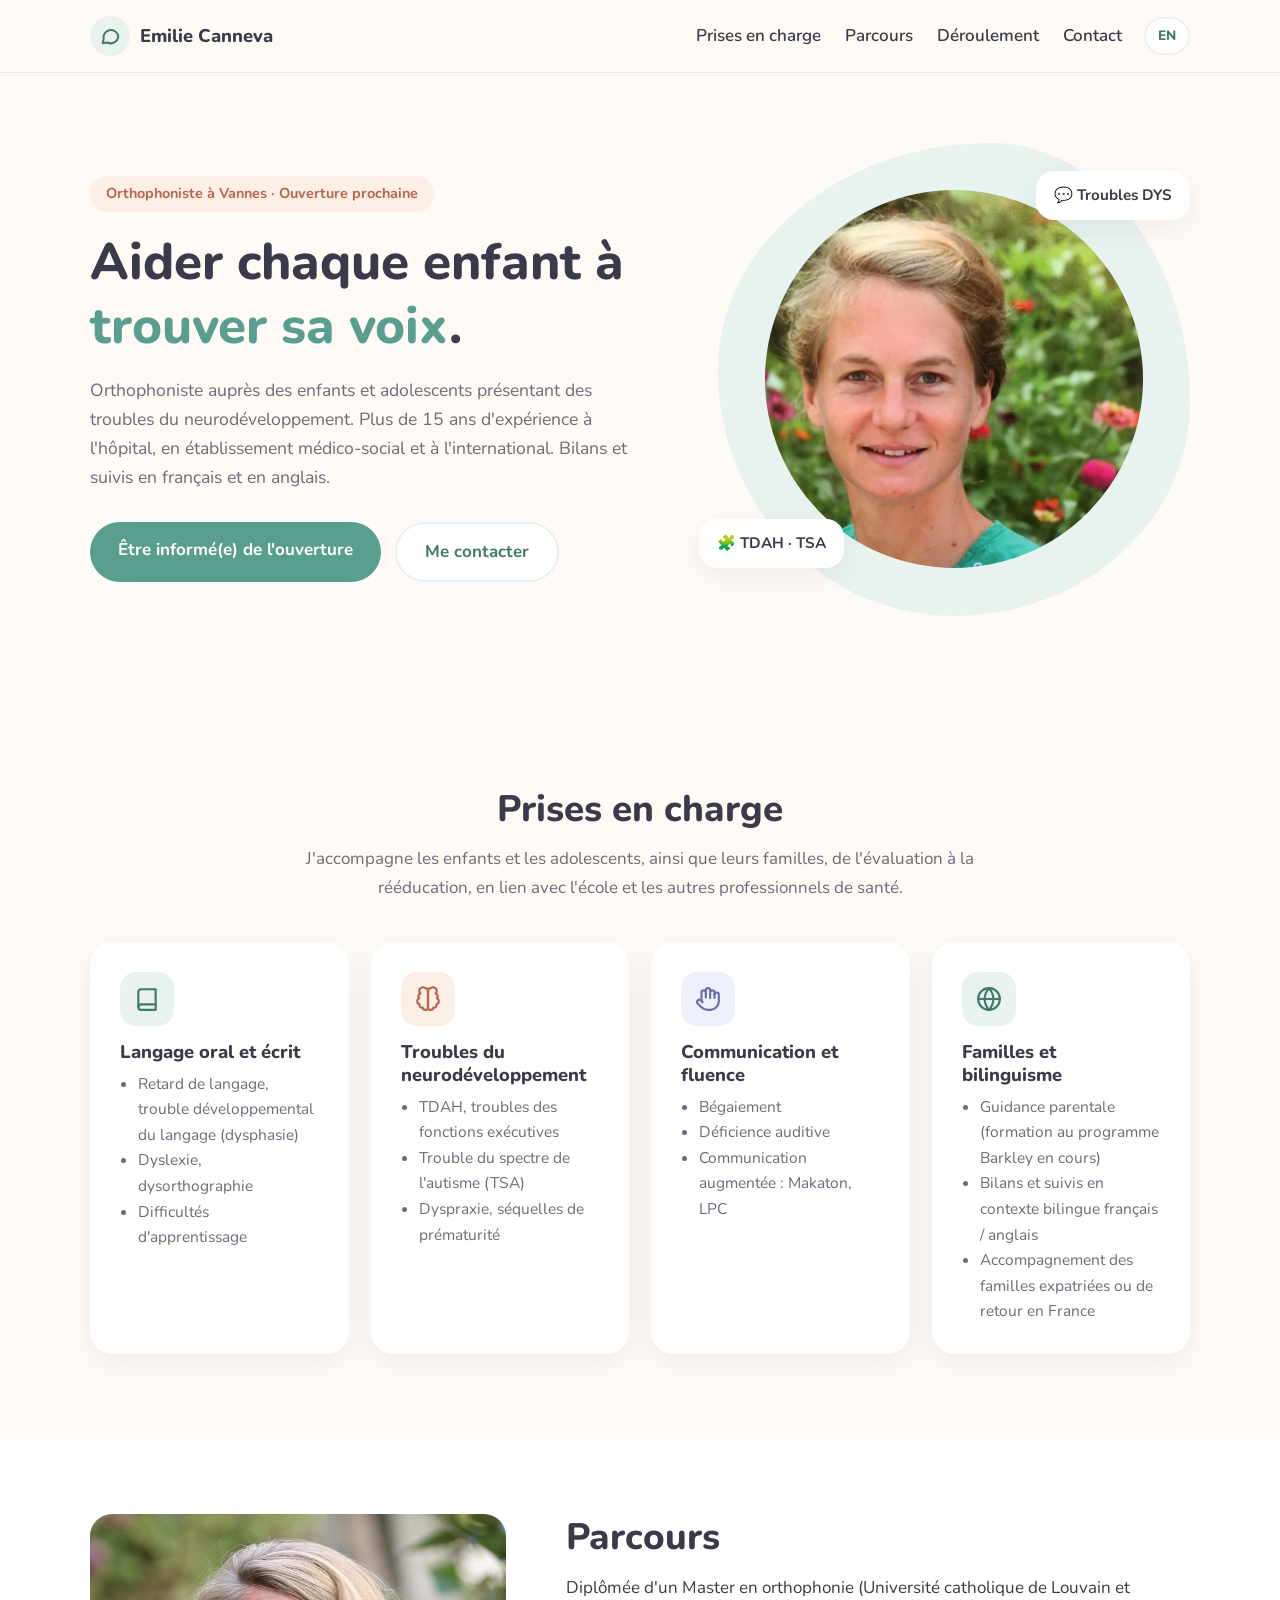
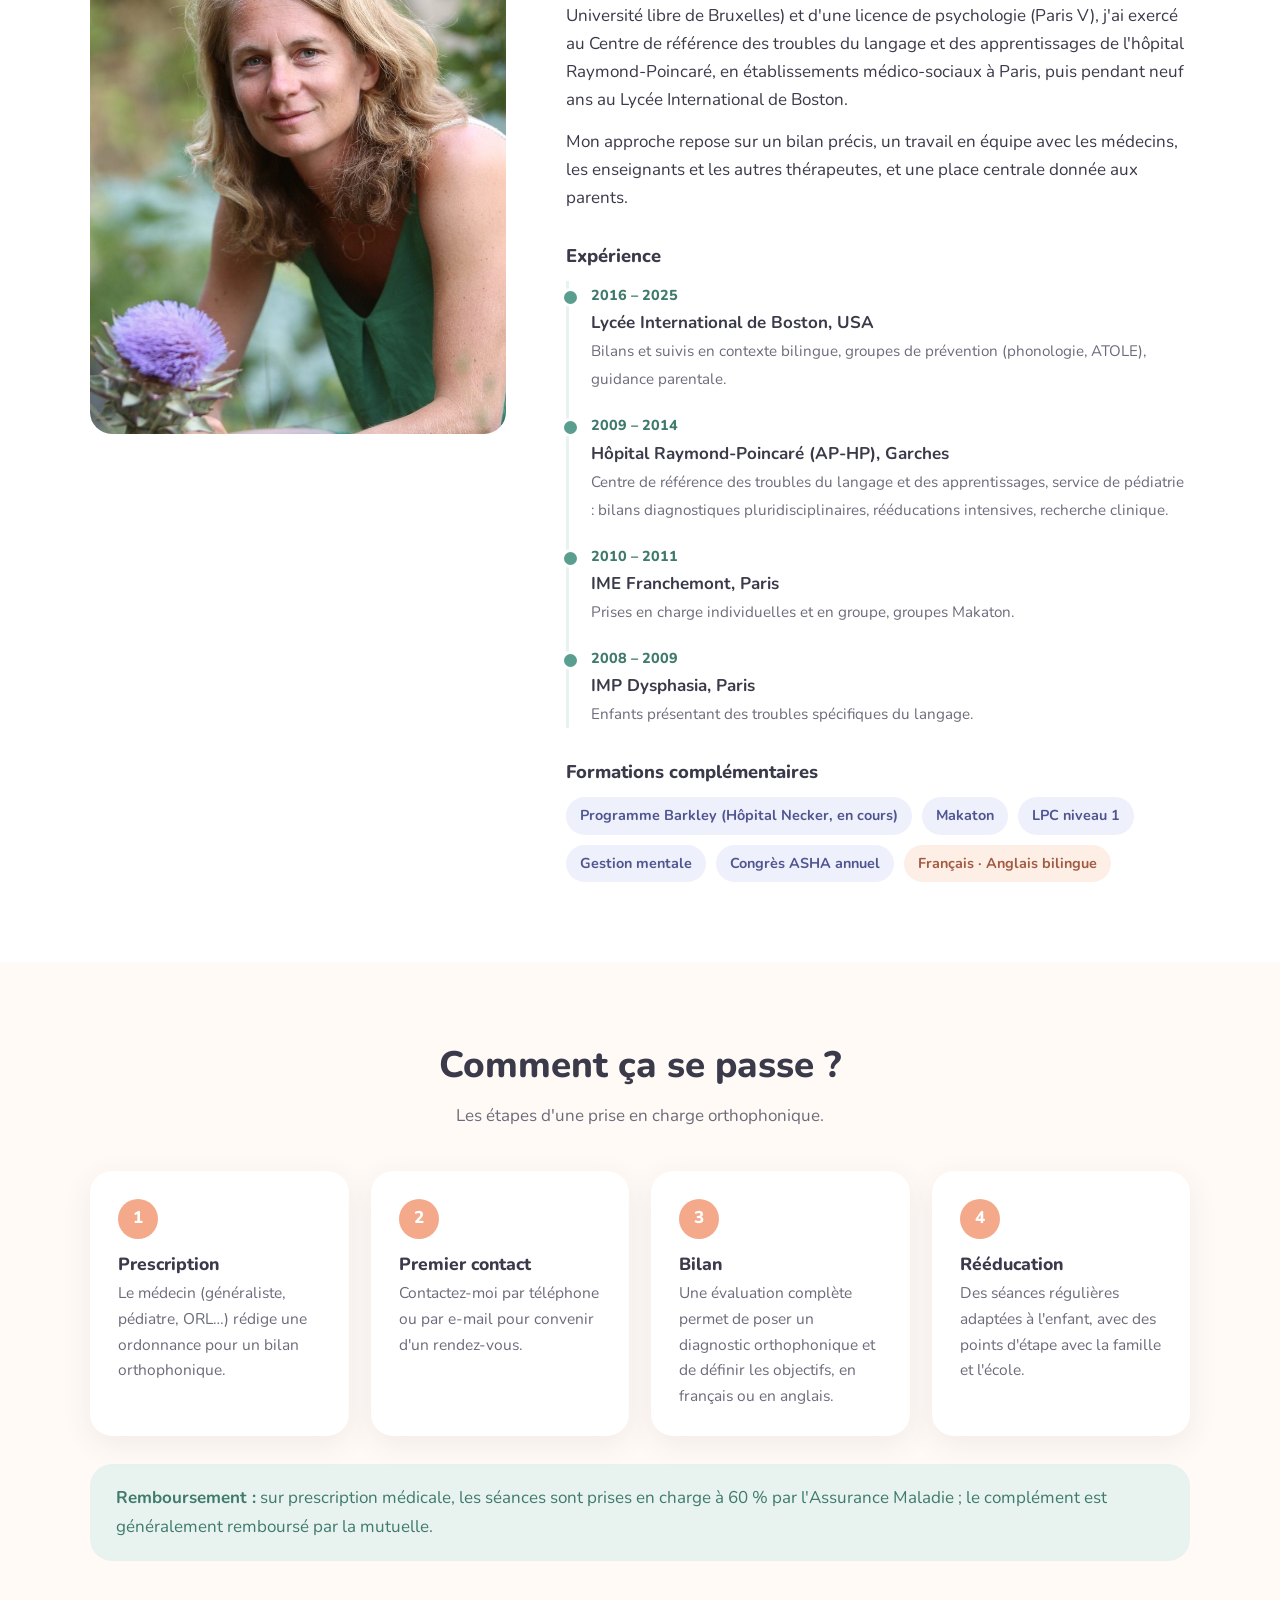
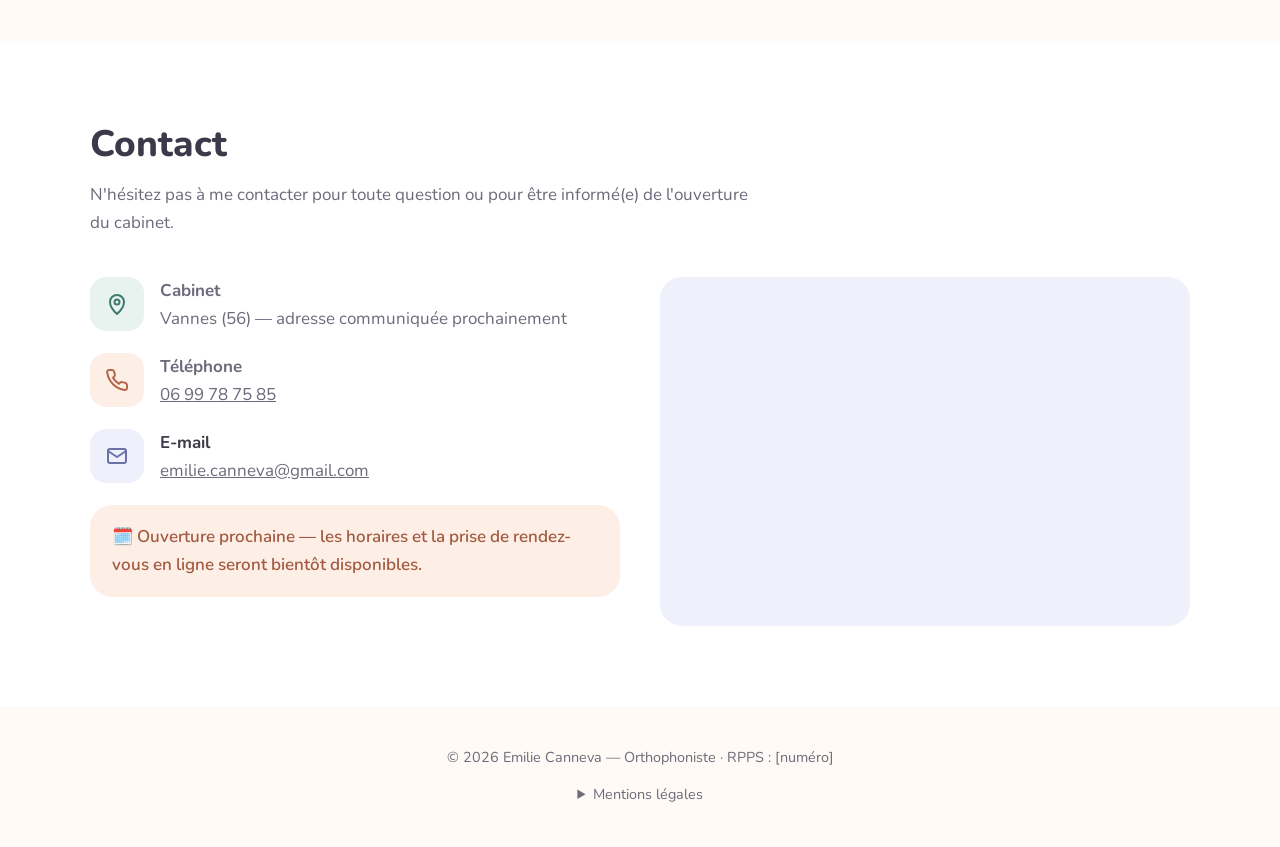
<file: index_2.html>
<!doctype html>
<html lang="fr">
<head>
  <meta charset="utf-8">
  <meta name="viewport" content="width=device-width, initial-scale=1">
  <title>Emilie Canneva — Orthophoniste à Vannes</title>
  <meta name="description" content="Emilie Canneva, orthophoniste à Vannes. Troubles du neurodéveloppement de l'enfant et de l'adolescent : troubles DYS, TDAH, TSA. Bilans et suivis en français et en anglais.">
  <link rel="preconnect" href="https://fonts.googleapis.com">
  <link rel="preconnect" href="https://fonts.gstatic.com" crossorigin>
  <link href="https://fonts.googleapis.com/css2?family=Nunito:wght@400;600;700;800&display=swap" rel="stylesheet">
  <style>
    /* ===== Couleurs : modifiez ici pour changer tout le site ===== */
    :root {
      --bg: #fffaf5;
      --surface: #ffffff;
      --text: #3a3a4a;
      --muted: #6b6b7b;
      --primary: #5a9e8f;      /* vert sauge */
      --primary-dark: #3f7a6c;
      --accent: #f4a98a;       /* pêche */
      --soft-1: #e8f3ef;       /* vert très clair */
      --soft-2: #fdeee6;       /* pêche très clair */
      --soft-3: #eef0fb;       /* lavande très clair */
      --radius: 22px;
      --shadow: 0 8px 30px rgba(60, 60, 90, .08);
    }
    /* ===== Bilingue : chaque texte existe en .fr et en .en ===== */
    html[lang="fr"] .en, html[lang="en"] .fr { display: none !important; }

    * { box-sizing: border-box; margin: 0; padding: 0; }
    html { scroll-behavior: smooth; }
    body { font-family: "Nunito", system-ui, sans-serif; background: var(--bg); color: var(--text); line-height: 1.65; font-size: 17px; }
    img { max-width: 100%; display: block; }
    a { color: var(--primary-dark); }
    .container { width: min(1100px, 100% - 32px); margin-inline: auto; }
    section { padding: 80px 0; }
    h1, h2, h3 { line-height: 1.25; font-weight: 800; }
    h2 { font-size: clamp(1.7rem, 3.5vw, 2.3rem); margin-bottom: 14px; }
    .lead { color: var(--muted); max-width: 680px; margin-bottom: 40px; }
    .center { text-align: center; } .center .lead { margin-inline: auto; }
    .btn { display: inline-block; padding: 14px 28px; border-radius: 999px; font-weight: 700; text-decoration: none; transition: transform .15s, background .15s; }
    .btn:hover { transform: translateY(-2px); }
    .btn-primary { background: var(--primary); color: #fff; }
    .btn-primary:hover { background: var(--primary-dark); }
    .btn-ghost { background: var(--surface); color: var(--primary-dark); border: 2px solid var(--soft-1); }

    /* ===== En-tête ===== */
    header { position: sticky; top: 0; z-index: 10; background: rgba(255, 250, 245, .92); backdrop-filter: blur(8px); border-bottom: 1px solid #f0e8e0; }
    .nav { display: flex; align-items: center; justify-content: space-between; gap: 12px; height: 72px; }
    .logo { display: flex; align-items: center; gap: 10px; font-weight: 800; font-size: 1.15rem; color: var(--text); text-decoration: none; }
    .logo-mark { width: 40px; height: 40px; border-radius: 50%; background: var(--soft-1); display: grid; place-items: center; flex-shrink: 0; }
    .nav-right { display: flex; align-items: center; gap: 22px; }
    .nav ul { display: flex; gap: 24px; list-style: none; }
    .nav ul a { text-decoration: none; color: var(--text); font-weight: 600; }
    .nav ul a:hover { color: var(--primary); }
    .lang-btn { border: 2px solid var(--soft-1); background: var(--surface); color: var(--primary-dark); font: inherit; font-weight: 800; font-size: .85rem; padding: 6px 12px; border-radius: 999px; cursor: pointer; }
    .lang-btn:hover { background: var(--soft-1); }
    .menu-btn { display: none; background: none; border: 0; cursor: pointer; padding: 8px; color: var(--text); }

    /* ===== Accueil ===== */
    .hero { padding: 70px 0 90px; }
    .hero-grid { display: grid; grid-template-columns: 1.1fr .9fr; gap: 50px; align-items: center; }
    .tag { display: inline-block; background: var(--soft-2); color: #b5664a; padding: 6px 16px; border-radius: 999px; font-weight: 700; font-size: .9rem; margin-bottom: 18px; }
    .hero h1 { font-size: clamp(2.1rem, 5vw, 3.2rem); margin-bottom: 18px; }
    .hero h1 em { font-style: normal; color: var(--primary); }
    .hero p { color: var(--muted); font-size: 1.1rem; margin-bottom: 30px; max-width: 540px; }
    .hero-actions { display: flex; gap: 14px; flex-wrap: wrap; }
    .hero-visual { position: relative; aspect-ratio: 1; }
    .blob { position: absolute; inset: 0; background: var(--soft-1); border-radius: 58% 42% 50% 50% / 48% 55% 45% 52%; }
    .photo { position: absolute; inset: 10%; border-radius: 50%; background: var(--soft-2); display: grid; place-items: center; color: #b5664a; font-weight: 700; text-align: center; overflow: hidden; }
    .photo img { width: 100%; height: 100%; object-fit: cover; }
    .bubble { position: absolute; background: var(--surface); padding: 12px 18px; border-radius: 18px; box-shadow: var(--shadow); font-weight: 700; font-size: .95rem; }
    .bubble.b1 { top: 6%; right: 0; } .bubble.b2 { bottom: 10%; left: -4%; }

    /* ===== Cartes ===== */
    .cards { display: grid; grid-template-columns: repeat(auto-fit, minmax(240px, 1fr)); gap: 22px; }
    .card { background: var(--surface); border-radius: var(--radius); padding: 30px; box-shadow: var(--shadow); }
    .card h3 { font-size: 1.15rem; margin: 14px 0 8px; }
    .card p, .card li { color: var(--muted); font-size: .97rem; }
    .card ul { padding-left: 18px; }
    .icon { width: 54px; height: 54px; border-radius: 16px; display: grid; place-items: center; flex-shrink: 0; }
    .i1 { background: var(--soft-1); } .i2 { background: var(--soft-2); } .i3 { background: var(--soft-3); }

    /* ===== Parcours ===== */
    .about { background: var(--surface); }
    .about-grid { display: grid; grid-template-columns: .8fr 1.2fr; gap: 60px; align-items: start; }
    .about-photo { aspect-ratio: 4/5; border-radius: var(--radius); background: var(--soft-3); display: grid; place-items: center; color: #6b70a8; font-weight: 700; position: sticky; top: 100px; overflow: hidden; }
    .about-photo img { width: 100%; height: 100%; object-fit: cover; }
    .about p { margin-bottom: 14px; }
    .about h3 { font-size: 1.15rem; margin: 32px 0 14px; }
    .timeline { list-style: none; border-left: 3px solid var(--soft-1); padding-left: 22px; }
    .timeline li { position: relative; margin-bottom: 18px; }
    .timeline li::before { content: ""; position: absolute; left: -30px; top: 7px; width: 13px; height: 13px; border-radius: 50%; background: var(--primary); border: 3px solid var(--surface); }
    .timeline .yr { font-weight: 800; color: var(--primary-dark); font-size: .9rem; }
    .timeline strong { display: block; }
    .timeline span.d { color: var(--muted); font-size: .95rem; }
    .chips { display: flex; flex-wrap: wrap; gap: 10px; }
    .chip { background: var(--soft-3); color: #4f5590; padding: 7px 14px; border-radius: 999px; font-weight: 700; font-size: .9rem; }
    .chip.alt { background: var(--soft-2); color: #a25a40; }

    /* ===== Étapes ===== */
    .steps { display: grid; grid-template-columns: repeat(auto-fit, minmax(220px, 1fr)); gap: 22px; counter-reset: step; }
    .step { background: var(--surface); border-radius: var(--radius); padding: 28px; box-shadow: var(--shadow); }
    .step::before { counter-increment: step; content: counter(step); width: 40px; height: 40px; border-radius: 50%; background: var(--accent); color: #fff; font-weight: 800; display: grid; place-items: center; margin-bottom: 14px; }
    .step h3 { font-size: 1.1rem; margin-bottom: 6px; }
    .step p { color: var(--muted); font-size: .97rem; }
    .note { margin-top: 28px; background: var(--soft-1); border-radius: var(--radius); padding: 20px 26px; color: var(--primary-dark); }

    /* ===== Contact ===== */
    .contact { background: var(--surface); }
    .contact-grid { display: grid; grid-template-columns: 1fr 1fr; gap: 40px; }
    .info { display: grid; gap: 20px; align-content: start; }
    .info-item { display: flex; gap: 16px; align-items: flex-start; }
    .info-item strong { display: block; }
    .info-item span, .info-item a { color: var(--muted); }
    .soon { background: var(--soft-2); color: #a25a40; border-radius: var(--radius); padding: 18px 22px; font-weight: 600; }
    .map { border-radius: var(--radius); overflow: hidden; min-height: 340px; background: var(--soft-3); }
    .map iframe { width: 100%; height: 100%; min-height: 340px; border: 0; }

    footer { padding: 40px 0; text-align: center; color: var(--muted); font-size: .9rem; }
    footer a { color: var(--muted); }
    details { margin-top: 14px; text-align: left; max-width: 700px; margin-inline: auto; }
    summary { cursor: pointer; text-align: center; }
    details div { margin-top: 12px; }

    /* ===== Mobile ===== */
    @media (max-width: 900px) {
      .hero-grid, .about-grid, .contact-grid { grid-template-columns: 1fr; }
      .hero-visual { max-width: 380px; margin-inline: auto; width: 100%; }
      .about-photo { max-width: 320px; position: static; }
      section { padding: 60px 0; }
      .menu-btn { display: block; }
      .nav-right { gap: 6px; }
      .nav ul { display: none; position: absolute; top: 72px; left: 0; right: 0; flex-direction: column; gap: 0; background: var(--bg); border-bottom: 1px solid #f0e8e0; }
      .nav ul.open { display: flex; }
      .nav ul a { display: block; padding: 14px 16px; }
    }
  </style>
</head>
<body>

<!-- ================= EN-TÊTE ================= -->
<header>
  <div class="container nav">
    <a href="#accueil" class="logo">
      <span class="logo-mark">
        <svg width="22" height="22" viewBox="0 0 24 24" fill="none" stroke="#3f7a6c" stroke-width="2.2" stroke-linecap="round" stroke-linejoin="round"><path d="M21 12a8 8 0 0 1-11.6 7.1L4 20l1-4.6A8 8 0 1 1 21 12z"/></svg>
      </span>
      Emilie Canneva
    </a>
    <div class="nav-right">
      <ul id="menu" onclick="this.classList.remove('open')">
        <li><a href="#prises-en-charge"><span class="fr">Prises en charge</span><span class="en">Services</span></a></li>
        <li><a href="#parcours"><span class="fr">Parcours</span><span class="en">Background</span></a></li>
        <li><a href="#deroulement"><span class="fr">Déroulement</span><span class="en">How it works</span></a></li>
        <li><a href="#contact">Contact</a></li>
      </ul>
      <button class="lang-btn" id="lang-btn" onclick="toggleLang()" aria-label="Changer de langue / Switch language">EN</button>
      <button class="menu-btn" aria-label="Menu" onclick="document.getElementById('menu').classList.toggle('open')">
        <svg width="26" height="26" viewBox="0 0 24 24" fill="none" stroke="currentColor" stroke-width="2" stroke-linecap="round"><path d="M4 7h16M4 12h16M4 17h16"/></svg>
      </button>
    </div>
  </div>
</header>

<main>
<!-- ================= ACCUEIL ================= -->
<section class="hero" id="accueil">
  <div class="container hero-grid">
    <div>
      <span class="tag"><span class="fr">Orthophoniste à Vannes · Ouverture prochaine</span><span class="en">Speech-language therapist in Vannes · Opening soon</span></span>
      <h1 class="fr">Aider chaque enfant à <em>trouver sa voix</em>.</h1>
      <h1 class="en">Helping every child <em>find their voice</em>.</h1>
      <p class="fr">Orthophoniste auprès des enfants et adolescents présentant des troubles du neurodéveloppement. Plus de 15 ans d'expérience à l'hôpital, en établissement médico-social et à l'international. Bilans et suivis en français et en anglais.</p>
      <p class="en">Speech-language therapist for children and teenagers with neurodevelopmental disorders. Over 15 years of experience in hospital, specialised-care and international school settings. Assessments and therapy in French and English.</p>
      <div class="hero-actions">
        <a class="btn btn-primary" href="mailto:emilie.canneva@gmail.com?subject=Ouverture%20du%20cabinet"><span class="fr">Être informé(e) de l'ouverture</span><span class="en">Get notified when I open</span></a>
        <a class="btn btn-ghost" href="#contact"><span class="fr">Me contacter</span><span class="en">Contact me</span></a>
      </div>
    </div>
    <div class="hero-visual">
      <div class="blob"></div>
      <!-- Pour changer la photo : remplacez photo.jpg dans le dépôt (format carré) -->
      <div class="photo"><img src="photo.jpg" alt="Emilie Canneva, orthophoniste"></div>
      <div class="bubble b1">💬 <span class="fr">Troubles DYS</span><span class="en">Dyslexia &amp; DLD</span></div>
      <div class="bubble b2">🧩 TDAH · TSA<span class="en"> (ADHD · ASD)</span></div>
    </div>
  </div>
</section>

<!-- ================= PRISES EN CHARGE ================= -->
<section id="prises-en-charge">
  <div class="container">
    <div class="center">
      <h2><span class="fr">Prises en charge</span><span class="en">Services</span></h2>
      <p class="lead fr">J'accompagne les enfants et les adolescents, ainsi que leurs familles, de l'évaluation à la rééducation, en lien avec l'école et les autres professionnels de santé.</p>
      <p class="lead en">I work with children, teenagers and their families, from assessment to therapy, in close collaboration with schools and other healthcare professionals.</p>
    </div>
    <div class="cards">
      <article class="card">
        <div class="icon i1"><svg width="26" height="26" viewBox="0 0 24 24" fill="none" stroke="#3f7a6c" stroke-width="2" stroke-linecap="round" stroke-linejoin="round"><path d="M4 19.5A2.5 2.5 0 0 1 6.5 17H20V3H6.5A2.5 2.5 0 0 0 4 5.5v14z"/><path d="M4 19.5A2.5 2.5 0 0 0 6.5 22H20v-5"/></svg></div>
        <h3><span class="fr">Langage oral et écrit</span><span class="en">Spoken &amp; written language</span></h3>
        <ul class="fr">
          <li>Retard de langage, trouble développemental du langage (dysphasie)</li>
          <li>Dyslexie, dysorthographie</li>
          <li>Difficultés d'apprentissage</li>
        </ul>
        <ul class="en">
          <li>Language delay, developmental language disorder</li>
          <li>Dyslexia, spelling disorders</li>
          <li>Learning difficulties</li>
        </ul>
      </article>
      <article class="card">
        <div class="icon i2"><svg width="26" height="26" viewBox="0 0 24 24" fill="none" stroke="#b5664a" stroke-width="2" stroke-linecap="round" stroke-linejoin="round"><path d="M9.5 2A2.5 2.5 0 0 1 12 4.5v15a2.5 2.5 0 0 1-4.96.44 2.5 2.5 0 0 1-2.96-3.08 3 3 0 0 1-.34-5.58 2.5 2.5 0 0 1 1.32-4.24A2.5 2.5 0 0 1 9.5 2z"/><path d="M14.5 2A2.5 2.5 0 0 0 12 4.5v15a2.5 2.5 0 0 0 4.96.44 2.5 2.5 0 0 0 2.960-3.08 3 3 0 0 0 .34-5.58 2.5 2.5 0 0 0-1.32-4.24A2.5 2.5 0 0 0 14.5 2z"/></svg></div>
        <h3><span class="fr">Troubles du neurodéveloppement</span><span class="en">Neurodevelopmental disorders</span></h3>
        <ul class="fr">
          <li>TDAH, troubles des fonctions exécutives</li>
          <li>Trouble du spectre de l'autisme (TSA)</li>
          <li>Dyspraxie, séquelles de prématurité</li>
        </ul>
        <ul class="en">
          <li>ADHD, executive function difficulties</li>
          <li>Autism spectrum disorder (ASD)</li>
          <li>Dyspraxia, effects of premature birth</li>
        </ul>
      </article>
      <article class="card">
        <div class="icon i3"><svg width="26" height="26" viewBox="0 0 24 24" fill="none" stroke="#6b70a8" stroke-width="2" stroke-linecap="round" stroke-linejoin="round"><path d="M18 11V6a2 2 0 0 0-4 0v5M14 10V4a2 2 0 0 0-4 0v6M10 10.5V6a2 2 0 0 0-4 0v8"/><path d="M18 8a2 2 0 1 1 4 0v6a8 8 0 0 1-8 8h-2c-2.8 0-4.5-.86-5.99-2.340l-3.6-3.6a2 2 0 0 1 2.83-2.82L7 15"/></svg></div>
        <h3><span class="fr">Communication et fluence</span><span class="en">Communication &amp; fluency</span></h3>
        <ul class="fr">
          <li>Bégaiement</li>
          <li>Déficience auditive</li>
          <li>Communication augmentée : Makaton, LPC</li>
        </ul>
        <ul class="en">
          <li>Stuttering</li>
          <li>Hearing impairment</li>
          <li>Augmentative communication: Makaton, Cued Speech</li>
        </ul>
      </article>
      <article class="card">
        <div class="icon i1"><svg width="26" height="26" viewBox="0 0 24 24" fill="none" stroke="#3f7a6c" stroke-width="2" stroke-linecap="round" stroke-linejoin="round"><circle cx="12" cy="12" r="10"/><path d="M2 12h20M12 2a15 15 0 0 1 4 10 15 15 0 0 1-4 10 15 15 0 0 1-4-10 15 15 0 0 1 4-10z"/></svg></div>
        <h3><span class="fr">Familles et bilinguisme</span><span class="en">Families &amp; bilingualism</span></h3>
        <ul class="fr">
          <li>Guidance parentale (formation au programme Barkley en cours)</li>
          <li>Bilans et suivis en contexte bilingue français / anglais</li>
          <li>Accompagnement des familles expatriées ou de retour en France</li>
        </ul>
        <ul class="en">
          <li>Parent coaching (Barkley programme training in progress)</li>
          <li>Bilingual French / English assessments and therapy</li>
          <li>Support for expatriate and returning families</li>
        </ul>
      </article>
    </div>
  </div>
</section>

<!-- ================= PARCOURS ================= -->
<section class="about" id="parcours">
  <div class="container about-grid">
    <!-- Pour changer le portrait : remplacez portrait.jpg dans le dépôt (format 4:5) -->
    <div class="about-photo"><img src="portrait.jpg" alt="Portrait d'Emilie Canneva"></div>
    <div>
      <h2><span class="fr">Parcours</span><span class="en">Background</span></h2>
      <p class="fr">Diplômée d'un Master en orthophonie (Université catholique de Louvain et Université libre de Bruxelles) et d'une licence de psychologie (Paris V), j'ai exercé au Centre de référence des troubles du langage et des apprentissages de l'hôpital Raymond-Poincaré, en établissements médico-sociaux à Paris, puis pendant neuf ans au Lycée International de Boston.</p>
      <p class="en">I hold a Master's degree in speech-language therapy (UCLouvain and Université libre de Bruxelles) and a degree in psychology (Paris V). I worked at the language and learning disorders reference centre of Raymond-Poincaré hospital, in specialised-care centres in Paris, and then for nine years at the International School of Boston.</p>
      <p class="fr">Mon approche repose sur un bilan précis, un travail en équipe avec les médecins, les enseignants et les autres thérapeutes, et une place centrale donnée aux parents.</p>
      <p class="en">My approach is built on a thorough assessment, close teamwork with doctors, teachers and other therapists, and a central role for parents.</p>

      <h3><span class="fr">Expérience</span><span class="en">Experience</span></h3>
      <ul class="timeline">
        <li><span class="yr">2016 – 2025</span><strong>Lycée International de Boston, USA</strong><span class="d fr">Bilans et suivis en contexte bilingue, groupes de prévention (phonologie, ATOLE), guidance parentale.</span><span class="d en">Bilingual assessments and therapy, prevention groups (phonology, attention), parent coaching.</span></li>
        <li><span class="yr">2009 – 2014</span><strong><span class="fr">Hôpital Raymond-Poincaré (AP-HP), Garches</span><span class="en">Raymond-Poincaré Hospital (AP-HP), Garches</span></strong><span class="d fr">Centre de référence des troubles du langage et des apprentissages, service de pédiatrie : bilans diagnostiques pluridisciplinaires, rééducations intensives, recherche clinique.</span><span class="d en">Language and learning disorders reference centre, paediatrics: multidisciplinary diagnostic assessments, intensive therapy, clinical research.</span></li>
        <li><span class="yr">2010 – 2011</span><strong>IME Franchemont, Paris</strong><span class="d fr">Prises en charge individuelles et en groupe, groupes Makaton.</span><span class="d en">Individual and group therapy, Makaton groups.</span></li>
        <li><span class="yr">2008 – 2009</span><strong>IMP Dysphasia, Paris</strong><span class="d fr">Enfants présentant des troubles spécifiques du langage.</span><span class="d en">Children with specific language impairment.</span></li>
      </ul>

      <h3><span class="fr">Formations complémentaires</span><span class="en">Further training</span></h3>
      <div class="chips">
        <span class="chip"><span class="fr">Programme Barkley (Hôpital Necker, en cours)</span><span class="en">Barkley programme (Necker Hospital, in progress)</span></span>
        <span class="chip">Makaton</span>
        <span class="chip"><span class="fr">LPC niveau 1</span><span class="en">Cued Speech level 1</span></span>
        <span class="chip"><span class="fr">Gestion mentale</span><span class="en">Mental management (Gestion mentale)</span></span>
        <span class="chip"><span class="fr">Congrès ASHA annuel</span><span class="en">Annual ASHA Convention</span></span>
        <span class="chip alt"><span class="fr">Français · Anglais bilingue</span><span class="en">French · Fluent English</span></span>
      </div>
    </div>
  </div>
</section>

<!-- ================= DÉROULEMENT ================= -->
<section id="deroulement">
  <div class="container">
    <div class="center">
      <h2><span class="fr">Comment ça se passe ?</span><span class="en">How does it work?</span></h2>
      <p class="lead"><span class="fr">Les étapes d'une prise en charge orthophonique.</span><span class="en">The steps of speech-language therapy in France.</span></p>
    </div>
    <div class="steps">
      <div class="step"><h3><span class="fr">Prescription</span><span class="en">Prescription</span></h3><p class="fr">Le médecin (généraliste, pédiatre, ORL…) rédige une ordonnance pour un bilan orthophonique.</p><p class="en">A doctor (GP, paediatrician, ENT…) writes a prescription for a speech-language assessment.</p></div>
      <div class="step"><h3><span class="fr">Premier contact</span><span class="en">First contact</span></h3><p class="fr">Contactez-moi par téléphone ou par e-mail pour convenir d'un rendez-vous.</p><p class="en">Get in touch by phone or e-mail to book an appointment.</p></div>
      <div class="step"><h3><span class="fr">Bilan</span><span class="en">Assessment</span></h3><p class="fr">Une évaluation complète permet de poser un diagnostic orthophonique et de définir les objectifs, en français ou en anglais.</p><p class="en">A full assessment, in French or English, leads to a diagnosis and clear therapy goals.</p></div>
      <div class="step"><h3><span class="fr">Rééducation</span><span class="en">Therapy</span></h3><p class="fr">Des séances régulières adaptées à l'enfant, avec des points d'étape avec la famille et l'école.</p><p class="en">Regular sessions tailored to the child, with progress reviews with the family and school.</p></div>
    </div>
    <p class="note fr"><strong>Remboursement :</strong> sur prescription médicale, les séances sont prises en charge à 60 % par l'Assurance Maladie ; le complément est généralement remboursé par la mutuelle.</p>
    <p class="note en"><strong>Reimbursement:</strong> with a doctor's prescription, sessions are 60% covered by French national health insurance (Assurance Maladie); the rest is usually covered by top-up insurance (mutuelle).</p>
  </div>
</section>

<!-- ================= CONTACT ================= -->
<section class="contact" id="contact">
  <div class="container">
    <h2>Contact</h2>
    <p class="lead"><span class="fr">N'hésitez pas à me contacter pour toute question ou pour être informé(e) de l'ouverture du cabinet.</span><span class="en">Feel free to get in touch with any question, or to be notified when the practice opens.</span></p>
    <div class="contact-grid">
      <div class="info">
        <div class="info-item">
          <div class="icon i1"><svg width="24" height="24" viewBox="0 0 24 24" fill="none" stroke="#3f7a6c" stroke-width="2" stroke-linecap="round" stroke-linejoin="round"><path d="M12 22s-7-6.2-7-12a7 7 0 0 1 14 0c0 5.8-7 12-7 12z"/><circle cx="12" cy="10" r="2.5"/></svg></div>
          <div><strong><span class="fr">Cabinet</span><span class="en">Practice</span></strong><span class="fr">Vannes (56) — adresse communiquée prochainement</span><span class="en">Vannes, Brittany — address coming soon</span></div>
        </div>
        <div class="info-item">
          <div class="icon i2"><svg width="24" height="24" viewBox="0 0 24 24" fill="none" stroke="#b5664a" stroke-width="2" stroke-linecap="round" stroke-linejoin="round"><path d="M22 16.9v3a2 2 0 0 1-2.2 2 19.8 19.8 0 0 1-8.6-3.1 19.5 19.5 0 0 1-6-6A19.8 19.8 0 0 1 2.1 4.2 2 2 0 0 1 4.1 2h3a2 2 0 0 1 2 1.7c.1.9.4 1.8.7 2.7a2 2 0 0 1-.5 2.1L8 9.8a16 16 0 0 0 6 6l1.3-1.3a2 2 0 0 1 2.1-.4c.9.3 1.8.6 2.7.7a2 2 0 0 1 1.7 2z"/></svg></div>
          <div><strong><span class="fr">Téléphone</span><span class="en">Phone</span></strong><a href="tel:+33699787585">06 99 78 75 85</a></div>
        </div>
        <div class="info-item">
          <div class="icon i3"><svg width="24" height="24" viewBox="0 0 24 24" fill="none" stroke="#6b70a8" stroke-width="2" stroke-linecap="round" stroke-linejoin="round"><rect x="3" y="5" width="18" height="14" rx="2"/><path d="m3 7 9 6 9-6"/></svg></div>
          <div><strong>E-mail</strong><a href="mailto:emilie.canneva@gmail.com">emilie.canneva@gmail.com</a></div>
        </div>
        <p class="soon"><span class="fr">🗓️ Ouverture prochaine — les horaires et la prise de rendez-vous en ligne seront bientôt disponibles.</span><span class="en">🗓️ Opening soon — opening hours and online booking will be available shortly.</span></p>
      </div>
      <!-- Carte : remplacez le src par celui de l'adresse du cabinet (Google Maps > Partager > Intégrer une carte) -->
      <div class="map">
        <iframe src="https://www.openstreetmap.org/export/embed.html?bbox=-2.80%2C47.63%2C-2.72%2C47.68&amp;layer=mapnik" loading="lazy" title="Vannes"></iframe>
      </div>
    </div>
  </div>
</section>
</main>

<!-- ================= PIED DE PAGE ================= -->
<footer>
  <div class="container">
    <p>© <span id="year"></span> Emilie Canneva — <span class="fr">Orthophoniste</span><span class="en">Speech-language therapist</span> · RPPS : [numéro]</p>
    <details>
      <summary><span class="fr">Mentions légales</span><span class="en">Legal notice</span></summary>
      <div>
        <p><strong><span class="fr">Éditrice</span><span class="en">Publisher</span> :</strong> Emilie Canneva, orthophoniste, Vannes (56), 06 99 78 75 85, emilie.canneva@gmail.com. N° RPPS : [numéro].</p>
        <p><strong><span class="fr">Hébergeur</span><span class="en">Host</span> :</strong> GitHub Inc., 88 Colin P. Kelly Jr. Street, San Francisco, CA 94107, <span class="fr">États-Unis</span><span class="en">USA</span>.</p>
        <p><strong><span class="fr">Données personnelles</span><span class="en">Personal data</span> :</strong> <span class="fr">ce site ne collecte aucune donnée personnelle et n'utilise aucun cookie de suivi.</span><span class="en">this website collects no personal data and uses no tracking cookies.</span></p>
      </div>
    </details>
  </div>
</footer>

<script>
  var TITLES = {
    fr: "Emilie Canneva — Orthophoniste à Vannes",
    en: "Emilie Canneva — Speech-Language Therapist in Vannes"
  };
  function setLang(l) {
    document.documentElement.lang = l;
    document.title = TITLES[l];
    document.getElementById('lang-btn').textContent = (l === 'fr') ? 'EN' : 'FR';
    try { localStorage.setItem('lang', l); } catch (e) {}
  }
  function toggleLang() { setLang(document.documentElement.lang === 'fr' ? 'en' : 'fr'); }
  var saved = null;
  try { saved = localStorage.getItem('lang'); } catch (e) {}
  var fromUrl = new URLSearchParams(location.search).get('lang');
  setLang(fromUrl === 'en' || fromUrl === 'fr' ? fromUrl : (saved || 'fr'));
  document.getElementById('year').textContent = new Date().getFullYear();
</script>
</body>
</html>
</file>
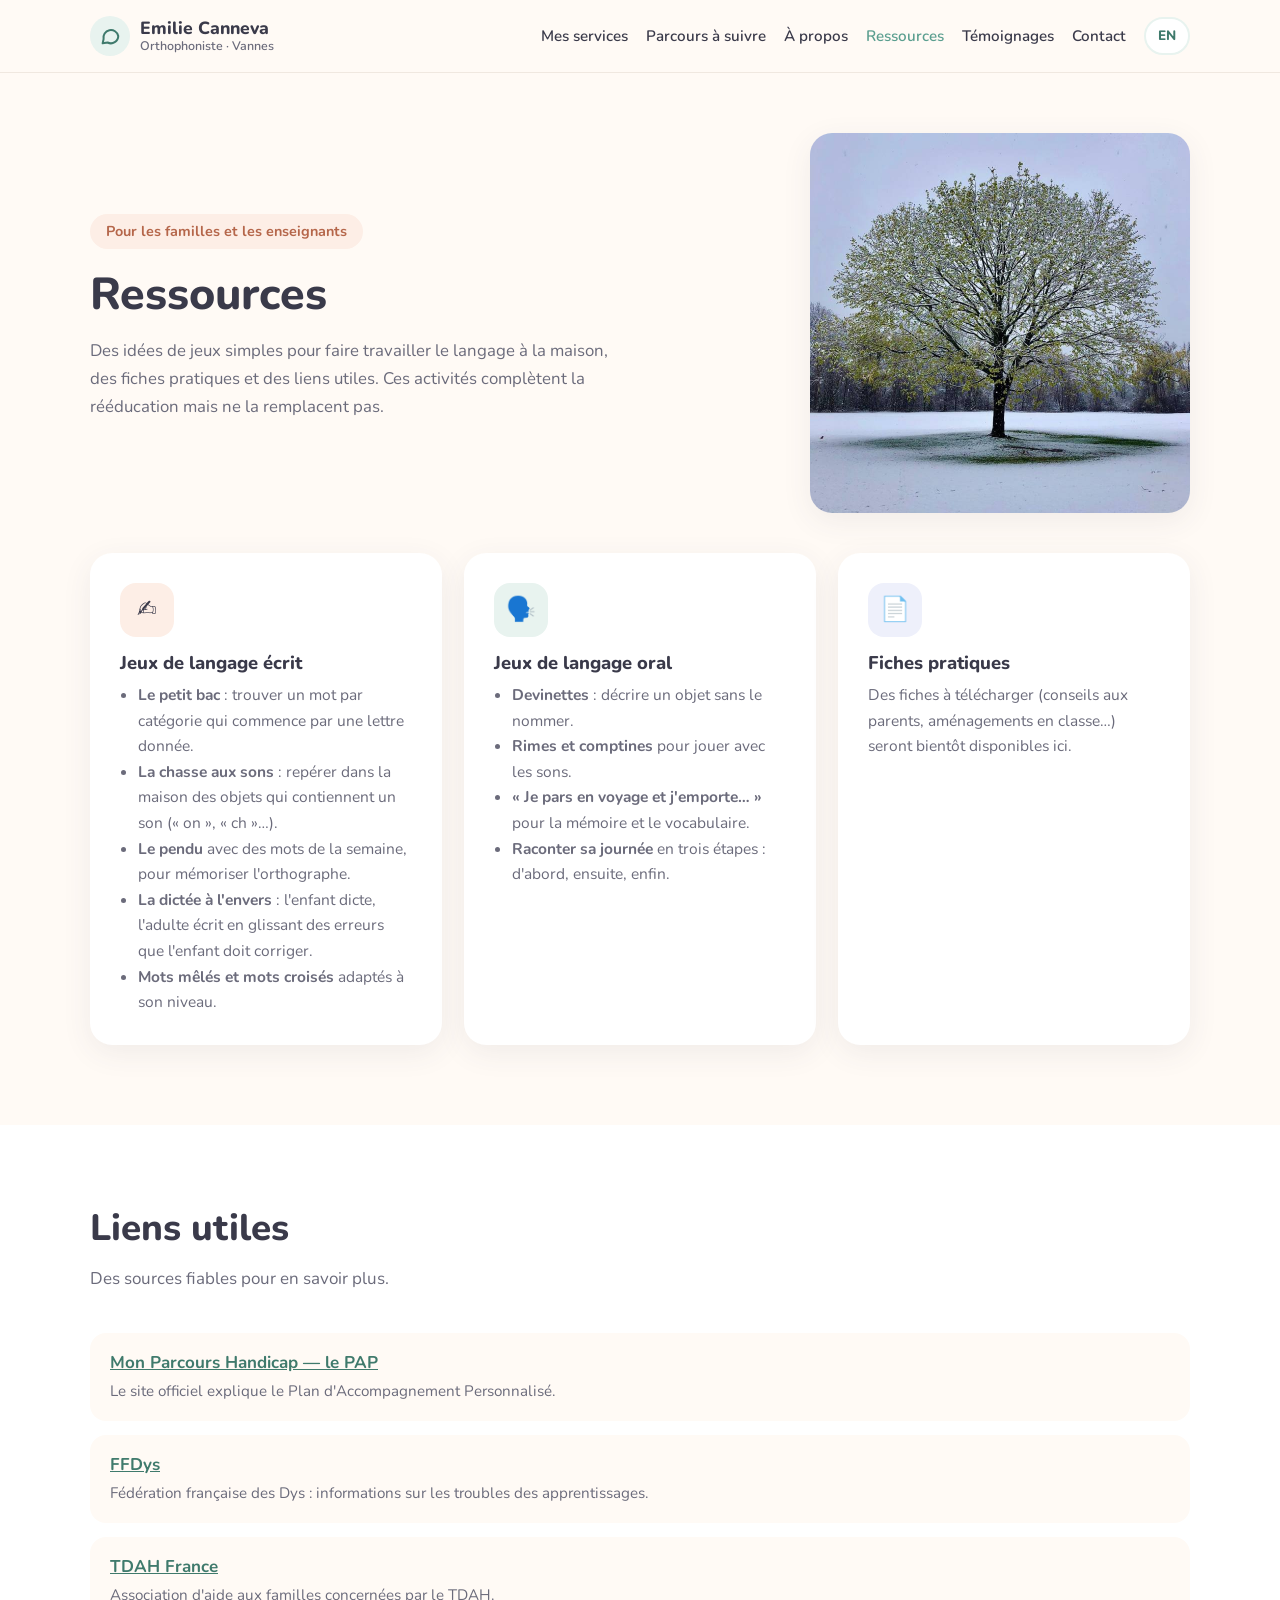
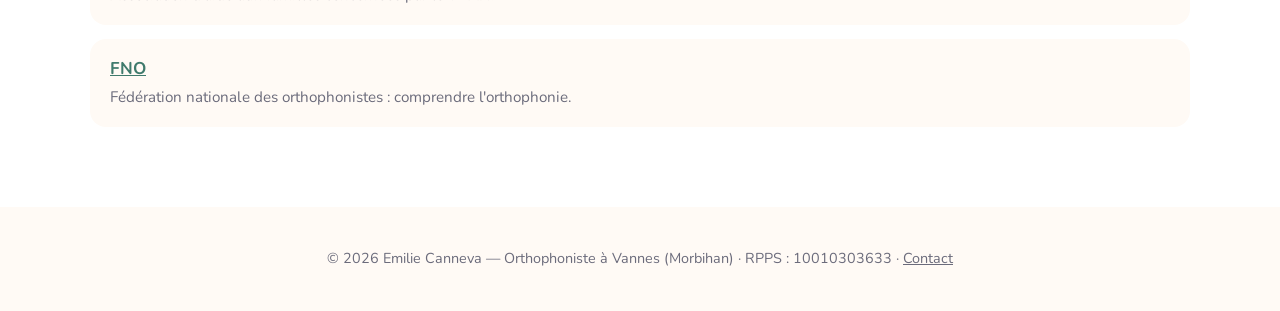
<file: ressources.html>
<!doctype html>
<html lang="fr" data-title-en="Resources — Emilie Canneva, Speech-Language Therapist in Vannes">
<head>
  <meta charset="utf-8">
  <meta name="viewport" content="width=device-width, initial-scale=1">
  <title>Ressources — Emilie Canneva, Orthophoniste Vannes (Morbihan)</title>
  <meta name="description" content="Jeux de langage oral et écrit, fiches et liens utiles proposés par Emilie Canneva, orthophoniste à Vannes (Morbihan).">
  <link rel="preconnect" href="https://fonts.googleapis.com">
  <link rel="preconnect" href="https://fonts.gstatic.com" crossorigin>
  <link href="https://fonts.googleapis.com/css2?family=Nunito:wght@400;600;700;800&display=swap" rel="stylesheet">
  <link rel="stylesheet" href="style.css">
</head>
<body>

<!-- ================= EN-TÊTE (identique à index.html) ================= -->
<header>
  <div class="container nav">
    <a href="./#accueil" class="logo">
      <span class="logo-mark">
        <svg width="22" height="22" viewBox="0 0 24 24" fill="none" stroke="#3f7a6c" stroke-width="2.2" stroke-linecap="round" stroke-linejoin="round"><path d="M21 12a8 8 0 0 1-11.6 7.1L4 20l1-4.6A8 8 0 1 1 21 12z"/></svg>
      </span>
      <span>Emilie Canneva<small><span class="fr">Orthophoniste · Vannes</span><span class="en">Speech therapist · Vannes</span></small></span>
    </a>
    <div class="nav-right">
      <ul id="menu" onclick="this.classList.remove('open')">
        <li><a href="./#services"><span class="fr">Mes services</span><span class="en">My services</span></a></li>
        <li><a href="./#parcours"><span class="fr">Parcours à suivre</span><span class="en">Next steps</span></a></li>
        <li><a href="./#a-propos"><span class="fr">À propos</span><span class="en">About</span></a></li>
        <li><a href="ressources.html" class="active"><span class="fr">Ressources</span><span class="en">Resources</span></a></li>
        <li><a href="./#temoignages"><span class="fr">Témoignages</span><span class="en">Testimonials</span></a></li>
        <li><a href="./#contact">Contact</a></li>
      </ul>
      <button class="lang-btn" id="lang-btn" onclick="toggleLang()" aria-label="Changer de langue / Switch language">EN</button>
      <button class="menu-btn" aria-label="Menu" onclick="document.getElementById('menu').classList.toggle('open')">
        <svg width="26" height="26" viewBox="0 0 24 24" fill="none" stroke="currentColor" stroke-width="2" stroke-linecap="round"><path d="M4 7h16M4 12h16M4 17h16"/></svg>
      </button>
    </div>
  </div>
</header>

<main>
<section class="page-head">
  <div class="container intro-split">
    <div>
    <span class="tag"><span class="fr">Pour les familles et les enseignants</span><span class="en">For families and teachers</span></span>
    <h1 style="font-size:clamp(2rem,4.5vw,2.8rem);margin-bottom:14px"><span class="fr">Ressources</span><span class="en">Resources</span></h1>
    <p class="lead fr">Des idées de jeux simples pour faire travailler le langage à la maison, des fiches pratiques et des liens utiles. Ces activités complètent la rééducation mais ne la remplacent pas.</p>
    <p class="lead en">Simple game ideas to practise language at home, handouts and useful links. These activities complement therapy; they do not replace it.</p>
    </div>
    <img src="arbre.jpg" alt="Un arbre en fleurs dans un parc enneigé" class="square">
  </div>
</section>

<!-- ================= JEUX ================= -->
<section style="padding-top:20px">
  <div class="container cards">
    <article class="card">
      <div class="icon i2">✍️</div>
      <h3><span class="fr">Jeux de langage écrit</span><span class="en">Written language games</span></h3>
      <ul class="fr">
        <li><strong>Le petit bac</strong> : trouver un mot par catégorie qui commence par une lettre donnée.</li>
        <li><strong>La chasse aux sons</strong> : repérer dans la maison des objets qui contiennent un son (« on », « ch »…).</li>
        <li><strong>Le pendu</strong> avec des mots de la semaine, pour mémoriser l'orthographe.</li>
        <li><strong>La dictée à l'envers</strong> : l'enfant dicte, l'adulte écrit en glissant des erreurs que l'enfant doit corriger.</li>
        <li><strong>Mots mêlés et mots croisés</strong> adaptés à son niveau.</li>
      </ul>
      <ul class="en">
        <li><strong>Category game</strong>: find a word for each category starting with a given letter.</li>
        <li><strong>Sound hunt</strong>: find objects at home containing a given sound.</li>
        <li><strong>Hangman</strong> with this week's spelling words.</li>
        <li><strong>Reverse dictation</strong>: the child dictates, the adult writes with mistakes for the child to spot.</li>
        <li><strong>Word searches and crosswords</strong> suited to their level.</li>
      </ul>
    </article>
    <article class="card">
      <div class="icon i1">🗣️</div>
      <h3><span class="fr">Jeux de langage oral</span><span class="en">Oral language games</span></h3>
      <ul class="fr">
        <li><strong>Devinettes</strong> : décrire un objet sans le nommer.</li>
        <li><strong>Rimes et comptines</strong> pour jouer avec les sons.</li>
        <li><strong>« Je pars en voyage et j'emporte… »</strong> pour la mémoire et le vocabulaire.</li>
        <li><strong>Raconter sa journée</strong> en trois étapes : d'abord, ensuite, enfin.</li>
      </ul>
      <ul class="en">
        <li><strong>Riddles</strong>: describe an object without naming it.</li>
        <li><strong>Rhymes and nursery songs</strong> to play with sounds.</li>
        <li><strong>"I'm going on a trip and I'm packing…"</strong> for memory and vocabulary.</li>
        <li><strong>Telling their day</strong> in three steps: first, then, finally.</li>
      </ul>
    </article>
    <article class="card">
      <div class="icon i3">📄</div>
      <h3><span class="fr">Fiches pratiques</span><span class="en">Handouts</span></h3>
      <p class="fr">Des fiches à télécharger (conseils aux parents, aménagements en classe…) seront bientôt disponibles ici.</p>
      <p class="en">Downloadable handouts (tips for parents, classroom adjustments…) will be available here soon.</p>
      <!-- Pour ajouter une fiche : déposez le PDF dans le dépôt puis ajoutez un lien, par ex. <a href="fiche-parents.pdf">Conseils aux parents (PDF)</a> -->
    </article>
  </div>
</section>

<!-- ================= LIENS UTILES ================= -->
<section class="alt-bg">
  <div class="container">
    <h2><span class="fr">Liens utiles</span><span class="en">Useful links</span></h2>
    <p class="lead"><span class="fr">Des sources fiables pour en savoir plus.</span><span class="en">Reliable sources to learn more (in French).</span></p>
    <ul class="res-list">
      <li><a href="https://www.monparcourshandicap.gouv.fr/scolarite/quest-ce-que-le-pap-plan-daccompagnement-personnalise" target="_blank" rel="noopener"><strong>Mon Parcours Handicap — le PAP</strong></a><span class="fr">Le site officiel explique le Plan d'Accompagnement Personnalisé.</span><span class="en">Official French site explaining the PAP school support plan.</span></li>
      <li><a href="https://www.ffdys.com" target="_blank" rel="noopener"><strong>FFDys</strong></a><span class="fr">Fédération française des Dys : informations sur les troubles des apprentissages.</span><span class="en">French federation for learning disorders (dyslexia, dyspraxia…).</span></li>
      <li><a href="https://www.tdah-france.fr" target="_blank" rel="noopener"><strong>TDAH France</strong></a><span class="fr">Association d'aide aux familles concernées par le TDAH.</span><span class="en">Support association for families affected by ADHD.</span></li>
      <li><a href="https://fno.fr" target="_blank" rel="noopener"><strong>FNO</strong></a><span class="fr">Fédération nationale des orthophonistes : comprendre l'orthophonie.</span><span class="en">French national federation of speech therapists.</span></li>
    </ul>
  </div>
</section>
</main>

<footer>
  <div class="container">
    <p>© <span id="year"></span> Emilie Canneva — <span class="fr">Orthophoniste à Vannes (Morbihan)</span><span class="en">Speech-language therapist in Vannes (Morbihan)</span> · RPPS : 10010303633 · <a href="./#contact">Contact</a></p>
  </div>
</footer>

<script src="script.js"></script>
</body>
</html>
</file>
<file: style.css>
/* ===== Couleurs : modifiez ici pour changer tout le site ===== */
:root {
  --bg: #fffaf5;
  --surface: #ffffff;
  --text: #3a3a4a;
  --muted: #6b6b7b;
  --primary: #5a9e8f;      /* vert sauge */
  --primary-dark: #3f7a6c;
  --accent: #f4a98a;       /* pêche */
  --soft-1: #e8f3ef;       /* vert très clair */
  --soft-2: #fdeee6;       /* pêche très clair */
  --soft-3: #eef0fb;       /* lavande très clair */
  --radius: 22px;
  --shadow: 0 8px 30px rgba(60, 60, 90, .08);
}
/* ===== Bilingue : chaque texte existe en .fr et en .en ===== */
html[lang="fr"] .en, html[lang="en"] .fr { display: none !important; }

* { box-sizing: border-box; margin: 0; padding: 0; }
html { scroll-behavior: smooth; scroll-padding-top: 80px; }
body { font-family: "Nunito", system-ui, sans-serif; background: var(--bg); color: var(--text); line-height: 1.65; font-size: 17px; overflow-x: hidden; }
img { max-width: 100%; display: block; }
a { color: var(--primary-dark); }
.container { width: min(1100px, 100% - 32px); margin-inline: auto; }
section { padding: 80px 0; }
.alt-bg { background: var(--surface); }
h1, h2, h3 { line-height: 1.25; font-weight: 800; }
h2 { font-size: clamp(1.7rem, 3.5vw, 2.3rem); margin-bottom: 14px; }
.lead { color: var(--muted); max-width: 700px; margin-bottom: 40px; }
.center { text-align: center; } .center .lead { margin-inline: auto; }
.btn { display: inline-block; padding: 14px 28px; border-radius: 999px; font-weight: 700; text-decoration: none; transition: transform .15s, background .15s; }
.btn:hover { transform: translateY(-2px); }
.btn-primary { background: var(--primary); color: #fff; }
.btn-primary:hover { background: var(--primary-dark); }
.btn-ghost { background: var(--surface); color: var(--primary-dark); border: 2px solid var(--soft-1); }

/* ===== En-tête ===== */
header { position: sticky; top: 0; z-index: 10; background: rgba(255, 250, 245, .94); backdrop-filter: blur(8px); border-bottom: 1px solid #f0e8e0; }
.nav { display: flex; align-items: center; justify-content: space-between; gap: 12px; height: 72px; }
.logo { display: flex; align-items: center; gap: 10px; font-weight: 800; font-size: 1.1rem; color: var(--text); text-decoration: none; line-height: 1.2; }
.logo small { display: block; font-weight: 600; font-size: .78rem; color: var(--muted); }
.logo-mark { width: 40px; height: 40px; border-radius: 50%; background: var(--soft-1); display: grid; place-items: center; flex-shrink: 0; }
.nav-right { display: flex; align-items: center; gap: 18px; }
.nav ul { display: flex; gap: 18px; list-style: none; }
.nav ul a { text-decoration: none; color: var(--text); font-weight: 600; font-size: .95rem; }
.nav ul a:hover, .nav ul a.active { color: var(--primary); }
.lang-btn { border: 2px solid var(--soft-1); background: var(--surface); color: var(--primary-dark); font: inherit; font-weight: 800; font-size: .85rem; padding: 6px 12px; border-radius: 999px; cursor: pointer; }
.lang-btn:hover { background: var(--soft-1); }
.menu-btn { display: none; background: none; border: 0; cursor: pointer; padding: 8px; color: var(--text); }

/* ===== Accueil ===== */
.hero { padding: 70px 0 90px; }
.hero-grid { display: grid; grid-template-columns: 1.1fr .9fr; gap: 50px; align-items: center; }
.tag { display: inline-block; background: var(--soft-2); color: #b5664a; padding: 6px 16px; border-radius: 999px; font-weight: 700; font-size: .9rem; margin-bottom: 18px; }
.hero h1 { font-size: clamp(2.1rem, 5vw, 3.2rem); margin-bottom: 18px; }
.hero h1 em { font-style: normal; color: var(--primary); }
.hero p { color: var(--muted); font-size: 1.08rem; margin-bottom: 30px; max-width: 560px; }
.hero-actions { display: flex; gap: 14px; flex-wrap: wrap; }
.hero-visual { position: relative; aspect-ratio: 1; }
.blob { position: absolute; inset: 0; background: var(--soft-1); border-radius: 58% 42% 50% 50% / 48% 55% 45% 52%; }
.photo { position: absolute; inset: 10%; border-radius: 50%; background: var(--soft-2); overflow: hidden; }
.photo img { width: 100%; height: 100%; object-fit: cover; }
/* Bulles réparties en pentagone autour de la photo, avec une légère animation */
.bubble { position: absolute; transform: translate(-50%, -50%); background: var(--surface); padding: 9px 15px; border-radius: 16px; box-shadow: var(--shadow); font-weight: 700; font-size: .88rem; white-space: nowrap; z-index: 1;
  animation: bubble-in .7s cubic-bezier(.2, .8, .3, 1.3) both, bubble-float 5s ease-in-out infinite; transition: scale .2s; }
.bubble:hover { scale: 1.06; }
.bubble.b1 { left: 50%;   top: 4%;    animation-delay: .2s, .9s; }
.bubble.b2 { left: 88%;   top: 36%;   animation-delay: .35s, 1.9s; }
.bubble.b3 { left: 76%;   top: 90%;   animation-delay: .5s, .4s; }
.bubble.b4 { left: 24%;   top: 90%;   animation-delay: .65s, 2.6s; }
.bubble.b5 { left: 12%;   top: 36%;   animation-delay: .8s, 1.4s; }
@keyframes bubble-in { from { opacity: 0; scale: .6; } to { opacity: 1; scale: 1; } }
@keyframes bubble-float { 0%, 100% { translate: 0 0; } 50% { translate: 0 -8px; } }
@media (prefers-reduced-motion: reduce) { .bubble { animation: none; } }

/* ===== Introduction avec photo ===== */
.intro-split { display: grid; grid-template-columns: 1fr 1fr; gap: 48px; align-items: center; margin-bottom: 44px; }
.intro-split img { width: 100%; aspect-ratio: 3/2; object-fit: cover; border-radius: var(--radius); box-shadow: var(--shadow); }
.intro-split img.square { aspect-ratio: 1; max-width: 380px; justify-self: end; }
.intro-split p { margin-bottom: 12px; font-size: 1.05rem; }
.intro-split p.muted { color: var(--muted); font-size: 1rem; }
.page-head .intro-split { margin-bottom: 0; }

/* ===== Cartes ===== */
.cards { display: grid; grid-template-columns: repeat(auto-fit, minmax(240px, 1fr)); gap: 22px; }
.cards.five { grid-template-columns: repeat(auto-fit, minmax(190px, 1fr)); gap: 18px; }
.cards.five .card { padding: 24px; }
.card { background: var(--surface); border-radius: var(--radius); padding: 30px; box-shadow: var(--shadow); }
.alt-bg .card { background: var(--bg); box-shadow: none; }
.card h3 { font-size: 1.15rem; margin: 14px 0 8px; }
.card p, .card li { color: var(--muted); font-size: .97rem; }
.card ul { padding-left: 18px; }
.icon { width: 54px; height: 54px; border-radius: 16px; display: grid; place-items: center; flex-shrink: 0; font-size: 1.5rem; }
.i1 { background: var(--soft-1); } .i2 { background: var(--soft-2); } .i3 { background: var(--soft-3); }

/* ===== À propos ===== */
.about-grid { display: grid; grid-template-columns: .8fr 1.2fr; gap: 60px; align-items: start; }
.about-photo { aspect-ratio: 4/5; border-radius: var(--radius); background: var(--soft-3); position: sticky; top: 100px; overflow: hidden; }
.about-photo img { width: 100%; height: 100%; object-fit: cover; }
.about-grid p { margin-bottom: 14px; }
.about-grid h3 { font-size: 1.15rem; margin: 32px 0 14px; }
.timeline { list-style: none; border-left: 3px solid var(--soft-1); padding-left: 22px; }
.timeline li { position: relative; margin-bottom: 18px; }
.timeline li::before { content: ""; position: absolute; left: -30px; top: 7px; width: 13px; height: 13px; border-radius: 50%; background: var(--primary); border: 3px solid var(--surface); }
.timeline .yr { font-weight: 800; color: var(--primary-dark); font-size: .9rem; }
.timeline strong { display: block; }
.timeline span.d { color: var(--muted); font-size: .95rem; }
.chips { display: flex; flex-wrap: wrap; gap: 10px; }
.chip { background: var(--soft-3); color: #4f5590; padding: 7px 14px; border-radius: 999px; font-weight: 700; font-size: .9rem; }

/* ===== Étapes ===== */
.steps { display: grid; grid-template-columns: repeat(auto-fit, minmax(220px, 1fr)); gap: 22px; counter-reset: step; }
.step { background: var(--surface); border-radius: var(--radius); padding: 28px; box-shadow: var(--shadow); }
.step::before { counter-increment: step; content: counter(step); width: 40px; height: 40px; border-radius: 50%; background: var(--accent); color: #fff; font-weight: 800; display: grid; place-items: center; margin-bottom: 14px; }
.step h3 { font-size: 1.1rem; margin-bottom: 6px; }
.step p { color: var(--muted); font-size: .97rem; }

/* ===== PAP ===== */
.split { display: grid; grid-template-columns: 1fr 1fr; gap: 40px; align-items: start; }
.panel { background: var(--soft-1); border-radius: var(--radius); padding: 30px; }
.panel h3 { margin-bottom: 10px; color: var(--primary-dark); }
.panel ul { padding-left: 20px; } .panel li { margin-bottom: 6px; }
.split p { margin-bottom: 14px; }

/* ===== FAQ ===== */
.faq { max-width: 800px; margin-inline: auto; display: grid; gap: 14px; }
.faq details { background: var(--surface); border-radius: 18px; box-shadow: var(--shadow); padding: 0 24px; }
.alt-bg .faq details { background: var(--bg); box-shadow: none; }
.faq summary { cursor: pointer; font-weight: 700; padding: 20px 0; list-style: none; display: flex; justify-content: space-between; gap: 16px; }
.faq summary::-webkit-details-marker { display: none; }
.faq summary::after { content: "+"; color: var(--primary); font-size: 1.4rem; line-height: 1; }
.faq details[open] summary::after { content: "–"; }
.faq .answer { padding-bottom: 20px; color: var(--muted); }
.faq .answer ul { padding-left: 20px; }

/* ===== Témoignages ===== */
.testi-empty { max-width: 700px; margin-inline: auto; text-align: center; background: var(--soft-2); border-radius: var(--radius); padding: 30px; color: #8a4a33; }
.testimonial { background: var(--surface); border-radius: var(--radius); padding: 30px; box-shadow: var(--shadow); }
.testimonial blockquote { font-style: italic; margin-bottom: 12px; }
.testimonial cite { font-style: normal; font-weight: 700; color: var(--muted); }

/* ===== Contact ===== */
.contact-grid { display: grid; grid-template-columns: 1fr 1fr; gap: 40px; }
.info { display: grid; gap: 20px; align-content: start; }
.info-item { display: flex; gap: 16px; align-items: flex-start; }
.info-item strong { display: block; }
.info-item span, .info-item a { color: var(--muted); }
.soon { background: var(--soft-2); color: #a25a40; border-radius: var(--radius); padding: 18px 22px; font-weight: 600; }
.map { border-radius: var(--radius); overflow: hidden; min-height: 340px; background: var(--soft-3); }
.map iframe { width: 100%; height: 100%; min-height: 340px; border: 0; }

/* ===== Ressources ===== */
.page-head { padding: 60px 0 20px; }
.res-list { list-style: none; display: grid; gap: 14px; }
.res-list li { background: var(--bg); border-radius: 16px; padding: 16px 20px; }
.res-list strong { display: block; }
.res-list span { color: var(--muted); font-size: .95rem; }

footer { padding: 40px 0; text-align: center; color: var(--muted); font-size: .9rem; }
footer a { color: var(--muted); }
footer details { margin-top: 14px; text-align: left; max-width: 700px; margin-inline: auto; }
footer summary { cursor: pointer; text-align: center; }
footer details div { margin-top: 12px; }

/* ===== Mobile ===== */
@media (max-width: 980px) {
  .menu-btn { display: block; }
  .nav-right { gap: 6px; }
  .nav ul { display: none; position: absolute; top: 72px; left: 0; right: 0; flex-direction: column; gap: 0; background: var(--bg); border-bottom: 1px solid #f0e8e0; }
  .nav ul.open { display: flex; }
  .nav ul a { display: block; padding: 14px 16px; font-size: 1rem; }
}
@media (max-width: 900px) {
  .hero-grid, .about-grid, .contact-grid, .split, .intro-split { grid-template-columns: 1fr; }
  .intro-split { gap: 24px; }
  .intro-split img.square { justify-self: start; max-width: 100%; }
  .hero-visual { max-width: 340px; margin-inline: auto; width: 100%; margin-top: 10px; }
  .bubble { font-size: .74rem; padding: 6px 10px; white-space: normal; max-width: 118px; text-align: center; line-height: 1.25; }
  .bubble.b2 { left: 86%; } .bubble.b5 { left: 14%; }
  .bubble.b3 { left: 74%; top: 88%; } .bubble.b4 { left: 26%; top: 88%; }
  .about-photo { max-width: 320px; position: static; }
  section { padding: 60px 0; }
}
</file>
